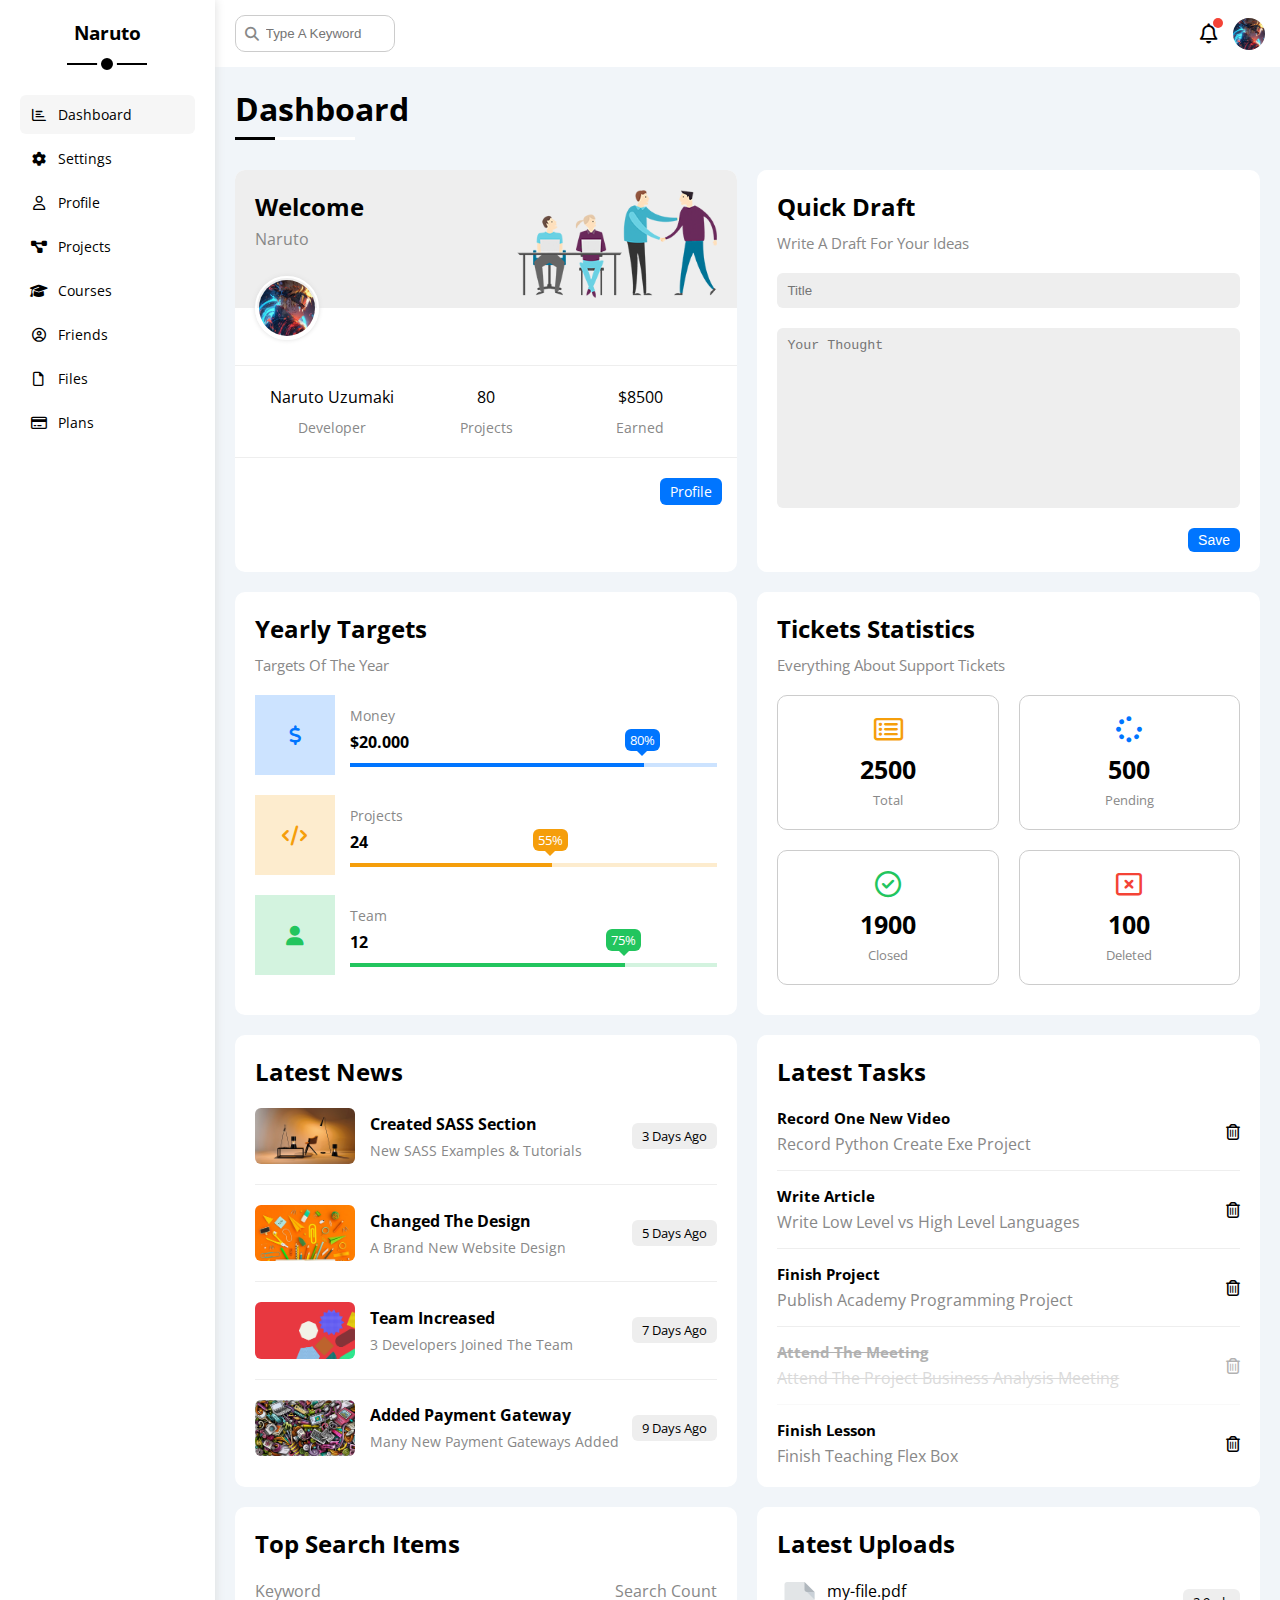
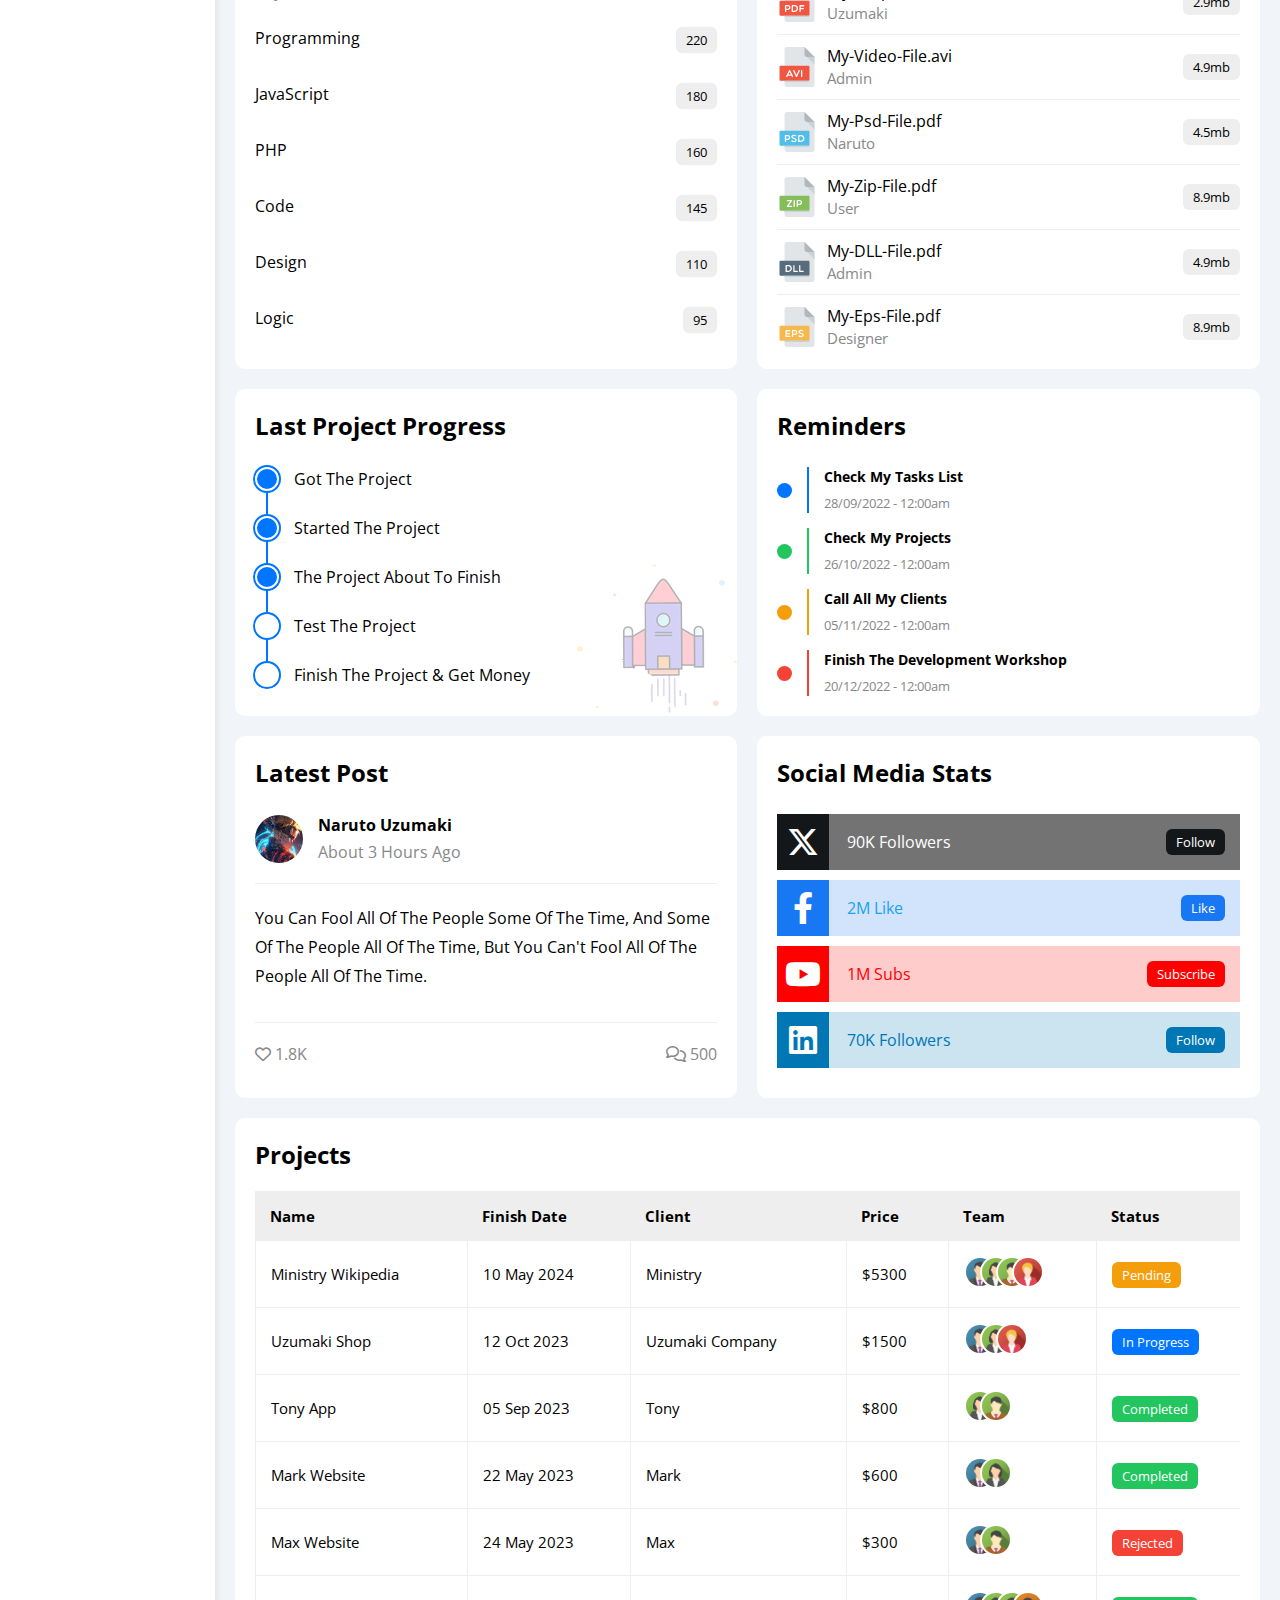
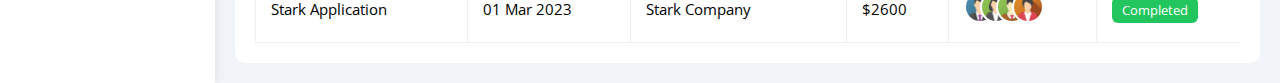
<file: index.html>
<!DOCTYPE html>
<html lang="en">

<head>
    <meta charset="UTF-8" />
    <meta http-equiv="X-UA-Compatible" content="IE=edge" />
    <meta name="viewport" content="width=device-width, initial-scale=1.0" />
    <title>Dashboard</title>
    <link rel="stylesheet" href="css/all.min.css" />
    <link rel="stylesheet" href="css/framework.css" />
    <link rel="stylesheet" href="css/master.css" />
    <link rel="preconnect" href="https://fonts.googleapis.com" />
    <link rel="preconnect" href="https://fonts.gstatic.com" crossorigin />
    <link href="https://fonts.googleapis.com/css2?family=Open+Sans:wght@300;500&#038;display=swap" rel="stylesheet" />
</head>

<body>
    <div class="page d-flex">
        <div class="sidebar bg-white p-20 p-relative">
            <h3 class="p-relative txt-c mt-0">Naruto</h3>
            <ul>
                <li>
                    <a class="active d-flex align-center fs-14 c-black rad-6 p-10" href="index.html">
                        <i class="fa-regular fa-chart-bar fa-fw"></i>
                        <span>Dashboard</span>
                    </a>
                </li>
                <li>
                    <a class="d-flex align-center fs-14 c-black rad-6 p-10" href="settings.html">
                        <i class="fa-solid fa-gear fa-fw"></i>
                        <span>Settings</span>
                    </a>
                </li>
                <li>
                    <a class="d-flex align-center fs-14 c-black rad-6 p-10" href="profile.html">
                        <i class="fa-regular fa-user fa-fw"></i>
                        <span>Profile</span>
                    </a>
                </li>
                <li>
                    <a class="d-flex align-center fs-14 c-black rad-6 p-10" href="projects.html">
                        <i class="fa-solid fa-diagram-project fa-fw"></i>
                        <span>Projects</span>
                    </a>
                </li>
                <li>
                    <a class="d-flex align-center fs-14 c-black rad-6 p-10" href="courses.html">
                        <i class="fa-solid fa-graduation-cap fa-fw"></i>
                        <span>Courses</span>
                    </a>
                </li>
                <li>
                    <a class="d-flex align-center fs-14 c-black rad-6 p-10" href="friends.html">
                        <i class="fa-regular fa-circle-user fa-fw"></i>
                        <span>Friends</span>
                    </a>
                </li>
                <li>
                    <a class="d-flex align-center fs-14 c-black rad-6 p-10" href="files.html">
                        <i class="fa-regular fa-file fa-fw"></i>
                        <span>Files</span>
                    </a>
                </li>
                <li>
                    <a class="d-flex align-center fs-14 c-black rad-6 p-10" href="plans.html">
                        <i class="fa-regular fa-credit-card fa-fw"></i>
                        <span>Plans</span>
                    </a>
                </li>
            </ul>
        </div>
        <div class="content w-full">
            <!-- Start Head -->
            <div class="head bg-white p-15 between-flex">
                <div class="search p-relative">
                    <input class="p-10" type="search" placeholder="Type A Keyword" />
                </div>
                <div class="icons d-flex align-center">
                    <span class="notification p-relative">
                        <i class="fa-regular fa-bell fa-lg"></i>
                    </span>
                    <img class="rad-half" decoding="async" src="imgs/naruto.jpg" alt="" />
                </div>
            </div>
            <!-- End Head -->
            <h1 class="p-relative">Dashboard</h1>
            <div class="wrapper d-grid gap-20">
                <!-- Start Welcome Widget -->
                <div class="welcome bg-white rad-10 txt-c-mobile block-mobile">
                    <div class="intro p-20 d-flex space-between bg-eee">
                        <div>
                            <h2 class="m-0">Welcome</h2>
                            <p class="c-grey mt-5">Naruto</p>
                        </div>
                        <img decoding="async" class="hide-mobile" src="imgs/welcome.png" alt="" />
                    </div>
                    <img decoding="async" src="imgs/naruto.jpg" alt="" class="avatar" />
                    <div class="body txt-c d-flex p-20 mt-20 mb-20 block-mobile">
                        <div>Naruto Uzumaki <span class="d-block c-grey fs-14 mt-10">Developer</span></div>
                        <div>80 <span class="d-block c-grey fs-14 mt-10">Projects</span></div>
                        <div>$8500 <span class="d-block c-grey fs-14 mt-10">Earned</span></div>
                    </div>
                    <a href="profile.html" class="visit d-block fs-14 bg-blue c-white w-fit btn-shape">Profile</a>
                </div>
                <!-- End Welcome Widget -->
                <!-- Start Quick Draft Widget -->
                <div class="quick-draft p-20 bg-white rad-10">
                    <h2 class="mt-0 mb-10">Quick Draft</h2>
                    <p class="mt-0 mb-20 c-grey fs-15">Write A Draft For Your Ideas</p>
                    <form>
                        <input class="d-block mb-20 w-full p-10 b-none bg-eee rad-6" type="text" placeholder="Title" />
                        <textarea class="d-block mb-20 w-full p-10 b-none bg-eee rad-6"
                            placeholder="Your Thought"></textarea>
                        <input class="save d-block fs-14 bg-blue c-white b-none w-fit btn-shape" type="submit"
                            value="Save" />
                    </form>
                </div>
                <!-- End Quick Draft Widget -->
                <!-- Start Targets Widget -->
                <div class="targets p-20 bg-white rad-10">
                    <h2 class="mt-0 mb-10">Yearly Targets</h2>
                    <p class="mt-0 mb-20 c-grey fs-15">Targets Of The Year</p>
                    <div class="target-row mb-20 blue center-flex">
                        <div class="icon center-flex">
                            <i class="fa-solid fa-dollar-sign fa-lg c-blue"></i>
                        </div>
                        <div class="details">
                            <span class="fs-14 c-grey">Money</span>
                            <span class="d-block mt-5 mb-10 fw-bold">$20.000</span>
                            <div class="progress p-relative">
                                <span class="bg-blue blue" style="width: 80%">
                                    <span class="bg-blue">80%</span>
                                </span>
                            </div>
                        </div>
                    </div>
                    <div class="target-row mb-20 center-flex orange">
                        <div class="icon center-flex">
                            <i class="fa-solid fa-code fa-lg c-orange"></i>
                        </div>
                        <div class="details">
                            <span class="fs-14 c-grey">Projects</span>
                            <span class="d-block mt-5 mb-10 fw-bold">24</span>
                            <div class="progress p-relative">
                                <span class="bg-orange orange" style="width: 55%">
                                    <span class="bg-orange">55%</span>
                                </span>
                            </div>
                        </div>
                    </div>
                    <div class="target-row mb-20 center-flex green">
                        <div class="icon center-flex">
                            <i class="fa-solid fa-user fa-lg c-green"></i>
                        </div>
                        <div class="details">
                            <span class="fs-14 c-grey">Team</span>
                            <span class="d-block mt-5 mb-10 fw-bold">12</span>
                            <div class="progress p-relative">
                                <span class="bg-green green" style="width: 75%">
                                    <span class="bg-green">75%</span>
                                </span>
                            </div>
                        </div>
                    </div>
                </div>
                <!-- End Targets Widget -->
                <!-- Start Ticket Widget -->
                <div class="tickets p-20 bg-white rad-10">
                    <h2 class="mt-0 mb-10">Tickets Statistics</h2>
                    <p class="mt-0 mb-20 c-grey fs-15">Everything About Support Tickets</p>
                    <div class="d-flex txt-c gap-20 f-wrap">
                        <div class="box p-20 rad-10 fs-13 c-grey">
                            <i class="fa-regular fa-rectangle-list fa-2x mb-10 c-orange"></i>
                            <span class="d-block c-black fw-bold fs-25 mb-5">2500</span>
                            Total
                        </div>
                        <div class="box p-20 rad-10 fs-13 c-grey">
                            <i class="fa-solid fa-spinner fa-2x mb-10 c-blue"></i>
                            <span class="d-block c-black fw-bold fs-25 mb-5">500</span>
                            Pending
                        </div>
                        <div class="box p-20 rad-10 fs-13 c-grey">
                            <i class="fa-regular fa-circle-check fa-2x mb-10 c-green"></i>
                            <span class="d-block c-black fw-bold fs-25 mb-5">1900</span>
                            Closed
                        </div>
                        <div class="box p-20 rad-10 fs-13 c-grey">
                            <i class="fa-regular fa-rectangle-xmark fa-2x mb-10 c-red"></i>
                            <span class="d-block c-black fw-bold fs-25 mb-5">100</span>
                            Deleted
                        </div>
                    </div>
                </div>
                <!-- End Ticket Widget -->
                <!-- Start Latest News Widget -->
                <div class="latest-news p-20 bg-white rad-10 txt-c-mobile">
                    <h2 class="mt-0 mb-20">Latest News</h2>
                    <div class="news-row d-flex align-center">
                        <img decoding="async" src="imgs/news-01.png" alt="" />
                        <div class="info">
                            <h3>Created SASS Section</h3>
                            <p class="m-0 fs-14 c-grey">New SASS Examples & Tutorials</p>
                        </div>
                        <div class="btn-shape bg-eee fs-13 label">3 Days Ago</div>
                    </div>
                    <div class="news-row d-flex align-center">
                        <img decoding="async" src="imgs/news-02.png" alt="" />
                        <div class="info">
                            <h3>Changed The Design</h3>
                            <p class="m-0 fs-14 c-grey">A Brand New Website Design</p>
                        </div>
                        <div class="btn-shape bg-eee fs-13 label">5 Days Ago</div>
                    </div>
                    <div class="news-row d-flex align-center">
                        <img decoding="async" src="imgs/news-03.png" alt="" />
                        <div class="info">
                            <h3>Team Increased</h3>
                            <p class="m-0 fs-14 c-grey">3 Developers Joined The Team</p>
                        </div>
                        <div class="btn-shape bg-eee fs-13 label">7 Days Ago</div>
                    </div>
                    <div class="news-row d-flex align-center">
                        <img decoding="async" src="imgs/news-04.png" alt="" />
                        <div class="info">
                            <h3>Added Payment Gateway</h3>
                            <p class="m-0 fs-14 c-grey">Many New Payment Gateways Added</p>
                        </div>
                        <div class="btn-shape bg-eee fs-13 label">9 Days Ago</div>
                    </div>
                </div>
                <!-- End Latest News Widget -->
                <!-- Start Tasks Widget -->
                <div class="tasks p-20 bg-white rad-10">
                    <h2 class="mt-0 mb-20">Latest Tasks</h2>
                    <div class="task-row between-flex">
                        <div class="info">
                            <h3 class="mt-0 mb-5 fs-15">Record One New Video</h3>
                            <p class="m-0 c-grey">Record Python Create Exe Project</p>
                        </div>
                        <i class="fa-regular fa-trash-can delete"></i>
                    </div>
                    <div class="task-row between-flex">
                        <div class="info">
                            <h3 class="mt-0 mb-5 fs-15">Write Article</h3>
                            <p class="m-0 c-grey">Write Low Level vs High Level Languages</p>
                        </div>
                        <i class="fa-regular fa-trash-can delete"></i>
                    </div>
                    <div class="task-row between-flex">
                        <div class="info">
                            <h3 class="mt-0 mb-5 fs-15">Finish Project</h3>
                            <p class="m-0 c-grey">Publish Academy Programming Project</p>
                        </div>
                        <i class="fa-regular fa-trash-can delete"></i>
                    </div>
                    <div class="task-row between-flex done">
                        <div class="info">
                            <h3 class="mt-0 mb-5 fs-15">Attend The Meeting</h3>
                            <p class="m-0 c-grey">Attend The Project Business Analysis Meeting</p>
                        </div>
                        <i class="fa-regular fa-trash-can delete"></i>
                    </div>
                    <div class="task-row between-flex">
                        <div class="info">
                            <h3 class="mt-0 mb-5 fs-15">Finish Lesson</h3>
                            <p class="m-0 c-grey">Finish Teaching Flex Box</p>
                        </div>
                        <i class="fa-regular fa-trash-can delete"></i>
                    </div>
                </div>
                <!-- End Tasks Widget -->
                <!-- Start Top Search Word Widget -->
                <div class="search-items p-20 bg-white rad-10">
                    <h2 class="mt-0 mb-20">Top Search Items</h2>
                    <div class="items-head d-flex space-between c-grey mb-10">
                        <div>Keyword</div>
                        <div>Search Count</div>
                    </div>
                    <div class="items d-flex space-between pt-15 pb-15">
                        <span>Programming</span>
                        <span class="bg-eee fs-13 btn-shape">220</span>
                    </div>
                    <div class="items d-flex space-between pt-15 pb-15">
                        <span>JavaScript</span>
                        <span class="bg-eee btn-shape fs-13">180</span>
                    </div>
                    <div class="items d-flex space-between pt-15 pb-15">
                        <span>PHP</span>
                        <span class="bg-eee btn-shape fs-13">160</span>
                    </div>
                    <div class="items d-flex space-between pt-15 pb-15">
                        <span>Code</span>
                        <span class="bg-eee btn-shape fs-13">145</span>
                    </div>
                    <div class="items d-flex space-between pt-15 pb-15">
                        <span>Design</span>
                        <span class="bg-eee btn-shape fs-13">110</span>
                    </div>
                    <div class="items d-flex space-between pt-15 pb-15">
                        <span>Logic</span>
                        <span class="bg-eee btn-shape fs-13">95</span>
                    </div>
                </div>
                <!-- End Top Search Word Widget -->
                <!-- Start Latest Uploads Widget -->
                <div class="latest-uploads p-20 bg-white rad-10">
                    <h2 class="mt-0 mb-20">Latest Uploads</h2>
                    <ul class="m-0">
                        <li class="between-flex pb-10 mb-10">
                            <div class="d-flex align-center">
                                <img decoding="async" class="mr-10" src="imgs/pdf.svg" alt="" />
                                <div>
                                    <span class="d-block">my-file.pdf</span>
                                    <span class="fs-15 c-grey">Uzumaki</span>
                                </div>
                            </div>
                            <div class="bg-eee btn-shape fs-13">2.9mb</div>
                        </li>
                        <li class="between-flex pb-10 mb-10">
                            <div class="d-flex align-center">
                                <img decoding="async" class="mr-10" src="imgs/avi.svg" alt="" />
                                <div>
                                    <span class="d-block">My-Video-File.avi</span>
                                    <span class="fs-15 c-grey">Admin</span>
                                </div>
                            </div>
                            <div class="bg-eee btn-shape fs-13">4.9mb</div>
                        </li>
                        <li class="between-flex pb-10 mb-10">
                            <div class="d-flex align-center">
                                <img decoding="async" class="mr-10" src="imgs/psd.svg" alt="" />
                                <div>
                                    <span class="d-block">My-Psd-File.pdf</span>
                                    <span class="fs-15 c-grey">Naruto</span>
                                </div>
                            </div>
                            <div class="bg-eee btn-shape fs-13">4.5mb</div>
                        </li>
                        <li class="between-flex pb-10 mb-10">
                            <div class="d-flex align-center">
                                <img decoding="async" class="mr-10" src="imgs/zip.svg" alt="" />
                                <div>
                                    <span class="d-block">My-Zip-File.pdf</span>
                                    <span class="fs-15 c-grey">User</span>
                                </div>
                            </div>
                            <div class="bg-eee btn-shape fs-13">8.9mb</div>
                        </li>
                        <li class="between-flex pb-10 mb-10">
                            <div class="d-flex align-center">
                                <img decoding="async" class="mr-10" src="imgs/dll.svg" alt="" />
                                <div>
                                    <span class="d-block">My-DLL-File.pdf</span>
                                    <span class="fs-15 c-grey">Admin</span>
                                </div>
                            </div>
                            <div class="bg-eee btn-shape fs-13">4.9mb</div>
                        </li>
                        <li class="between-flex">
                            <div class="d-flex align-center">
                                <img decoding="async" class="mr-10" src="imgs/eps.svg" alt="" />
                                <div>
                                    <span class="d-block">My-Eps-File.pdf</span>
                                    <span class="fs-15 c-grey">Designer</span>
                                </div>
                            </div>
                            <div class="bg-eee btn-shape fs-13">8.9mb</div>
                        </li>
                    </ul>
                </div>
                <!-- End Latest Uploads Widget -->
                <!-- Start Last Project Progress Widget -->
                <div class="last-project p-20 bg-white rad-10 p-relative">
                    <h2 class="mt-0 mb-20">Last Project Progress</h2>
                    <ul class="m-0 p-relative">
                        <li class="mt-25 d-flex align-center done">Got The Project</li>
                        <li class="mt-25 d-flex align-center done">Started The Project</li>
                        <li class="mt-25 d-flex align-center done">The Project About To Finish</li>
                        <li class="mt-25 d-flex align-center current">Test The Project</li>
                        <li class="mt-25 d-flex align-center">Finish The Project & Get Money</li>
                    </ul>
                    <img decoding="async" class="launch-icon hide-mobile" src="imgs/project.png" alt="" />
                </div>
                <!-- End Last Project Progress Widget -->
                <!-- Start Reminders Widget -->
                <div class="reminders p-20 bg-white rad-10 p-relative">
                    <h2 class="mt-0 mb-25">Reminders</h2>
                    <ul class="m-0">
                        <li class="d-flex align-center mt-15">
                            <span class="key bg-blue mr-15 d-block rad-half"></span>
                            <div class="pl-15 blue">
                                <p class="fs-14 fw-bold mt-0 mb-5">Check My Tasks List</p>
                                <span class="fs-13 c-grey">28/09/2022 - 12:00am</span>
                            </div>
                        </li>
                        <li class="d-flex align-center mt-15">
                            <span class="key bg-green mr-15 d-block rad-half"></span>
                            <div class="pl-15 green">
                                <p class="fs-14 fw-bold mt-0 mb-5">Check My Projects</p>
                                <span class="fs-13 c-grey">26/10/2022 - 12:00am</span>
                            </div>
                        </li>
                        <li class="d-flex align-center mt-15">
                            <span class="key bg-orange mr-15 d-block rad-half"></span>
                            <div class="pl-15 orange">
                                <p class="fs-14 fw-bold mt-0 mb-5">Call All My Clients</p>
                                <span class="fs-13 c-grey">05/11/2022 - 12:00am</span>
                            </div>
                        </li>
                        <li class="d-flex align-center mt-15">
                            <span class="key bg-red mr-15 d-block rad-half"></span>
                            <div class="pl-15 red">
                                <p class="fs-14 fw-bold mt-0 mb-5">Finish The Development Workshop</p>
                                <span class="fs-13 c-grey">20/12/2022 - 12:00am</span>
                            </div>
                        </li>
                    </ul>
                </div>
                <!-- End Reminders Widget -->
                <!-- Start Latest Post Widget -->
                <div class="latest-post p-20 bg-white rad-10 p-relative">
                    <h2 class="mt-0 mb-25">Latest Post</h2>
                    <div class="top d-flex align-center">
                        <img decoding="async" class="avatar mr-15 rad-half" src="imgs/naruto.jpg" alt="" />
                        <div class="info">
                            <span class="d-block mb-5 fw-bold">Naruto Uzumaki</span>
                            <span class="c-grey">About 3 Hours Ago</span>
                        </div>
                    </div>
                    <div class="post-content txt-c-mobile pt-20 pb-20 mt-20 mb-20">
                        You can fool all of the people some of the time, and some of the people all of the time, but you
                        can't
                        fool all of the people all of the time.
                    </div>
                    <div class="post-stats between-flex c-grey">
                        <div>
                            <i class="fa-regular fa-heart"></i>
                            <span>1.8K</span>
                        </div>
                        <div>
                            <i class="fa-regular fa-comments"></i>
                            <span>500</span>
                        </div>
                    </div>
                </div>
                <!-- End Latest Post Widget -->
                <!-- Start Social Media Stats Widget -->
                <div class="social-media p-20 bg-white rad-10 p-relative">
                    <h2 class="mt-0 mb-25">Social Media Stats</h2>
                    <div class="box twitter p-15 p-relative mb-10 between-flex">
                        <i class="fa-brands fa-x-twitter fa-2x c-white h-full center-flex"></i>
                        <span>90K Followers</span>
                        <a class="fs-13 c-white btn-shape" href="#">Follow</a>
                    </div>
                    <div class="box facebook p-15 p-relative mb-10 between-flex">
                        <i class="fa-brands fa-facebook-f fa-2x c-white h-full center-flex"></i>
                        <span>2M Like</span>
                        <a class="fs-13 c-white btn-shape" href="#">Like</a>
                    </div>
                    <div class="box youtube p-15 p-relative mb-10 between-flex">
                        <i class="fa-brands fa-youtube fa-2x c-white h-full center-flex"></i>
                        <span>1M Subs</span>
                        <a class="fs-13 c-white btn-shape" href="#">Subscribe</a>
                    </div>
                    <div class="box linkedin p-15 p-relative mb-10 between-flex">
                        <i class="fa-brands fa-linkedin fa-2x c-white h-full center-flex"></i>
                        <span>70K Followers</span>
                        <a class="fs-13 c-white btn-shape" href="#">Follow</a>
                    </div>
                </div>
                <!-- Start Social Media Stats Widget -->
            </div>
            <!-- Start Projects Table -->
            <div class="projects p-20 bg-white rad-10 m-20">
                <h2 class="mt-0 mb-20">Projects</h2>
                <div class="responsive-table">
                    <table class="fs-15 w-full">
                        <thead>
                            <tr>
                                <td>Name</td>
                                <td>Finish Date</td>
                                <td>Client</td>
                                <td>Price</td>
                                <td>Team</td>
                                <td>Status</td>
                            </tr>
                        </thead>
                        <tbody>
                            <tr>
                                <td>Ministry Wikipedia</td>
                                <td>10 May 2024</td>
                                <td>Ministry</td>
                                <td>$5300</td>
                                <td>
                                    <img decoding="async" src="imgs/team-01.png" alt="" />
                                    <img decoding="async" src="imgs/team-02.png" alt="" />
                                    <img decoding="async" src="imgs/team-03.png" alt="" />
                                    <img decoding="async" src="imgs/team-05.png" alt="" />
                                </td>
                                <td>
                                    <span class="label btn-shape bg-orange c-white">Pending</span>
                                </td>
                            </tr>
                            <tr>
                                <td>Uzumaki Shop</td>
                                <td>12 Oct 2023</td>
                                <td>Uzumaki Company</td>
                                <td>$1500</td>
                                <td>
                                    <img decoding="async" src="imgs/team-01.png" alt="" />
                                    <img decoding="async" src="imgs/team-02.png" alt="" />
                                    <img decoding="async" src="imgs/team-05.png" alt="" />
                                </td>
                                <td><span class="label btn-shape bg-blue c-white">In Progress</span></td>
                            </tr>
                            <tr>
                                <td>Tony App</td>
                                <td>05 Sep 2023</td>
                                <td>Tony</td>
                                <td>$800</td>
                                <td>
                                    <img decoding="async" src="imgs/team-02.png" alt="" />
                                    <img decoding="async" src="imgs/team-03.png" alt="" />
                                </td>
                                <td><span class="label btn-shape bg-green c-white">Completed</span></td>
                            </tr>
                            <tr>
                                <td>Mark Website</td>
                                <td>22 May 2023</td>
                                <td>Mark</td>
                                <td>$600</td>
                                <td>
                                    <img decoding="async" src="imgs/team-01.png" alt="" />
                                    <img decoding="async" src="imgs/team-02.png" alt="" />
                                </td>
                                <td><span class="label btn-shape bg-green c-white">Completed</span></td>
                            </tr>
                            <tr>
                                <td>Max Website</td>
                                <td>24 May 2023</td>
                                <td>Max</td>
                                <td>$300</td>
                                <td>
                                    <img decoding="async" src="imgs/team-01.png" alt="" />
                                    <img decoding="async" src="imgs/team-03.png" alt="" />
                                </td>
                                <td><span class="label btn-shape bg-red c-white">Rejected</span></td>
                            </tr>
                            <tr>
                                <td>Stark Application</td>
                                <td>01 Mar 2023</td>
                                <td>Stark Company</td>
                                <td>$2600</td>
                                <td>
                                    <img decoding="async" src="imgs/team-01.png" alt="" />
                                    <img decoding="async" src="imgs/team-02.png" alt="" />
                                    <img decoding="async" src="imgs/team-03.png" alt="" />
                                    <img decoding="async" src="imgs/team-04.png" alt="" />
                                </td>
                                <td><span class="label btn-shape bg-green c-white">Completed</span></td>
                            </tr>
                        </tbody>
                    </table>
                </div>
            </div>
            <!-- End Projects Table -->
        </div>
    </div>
</body>

</html>
</file>
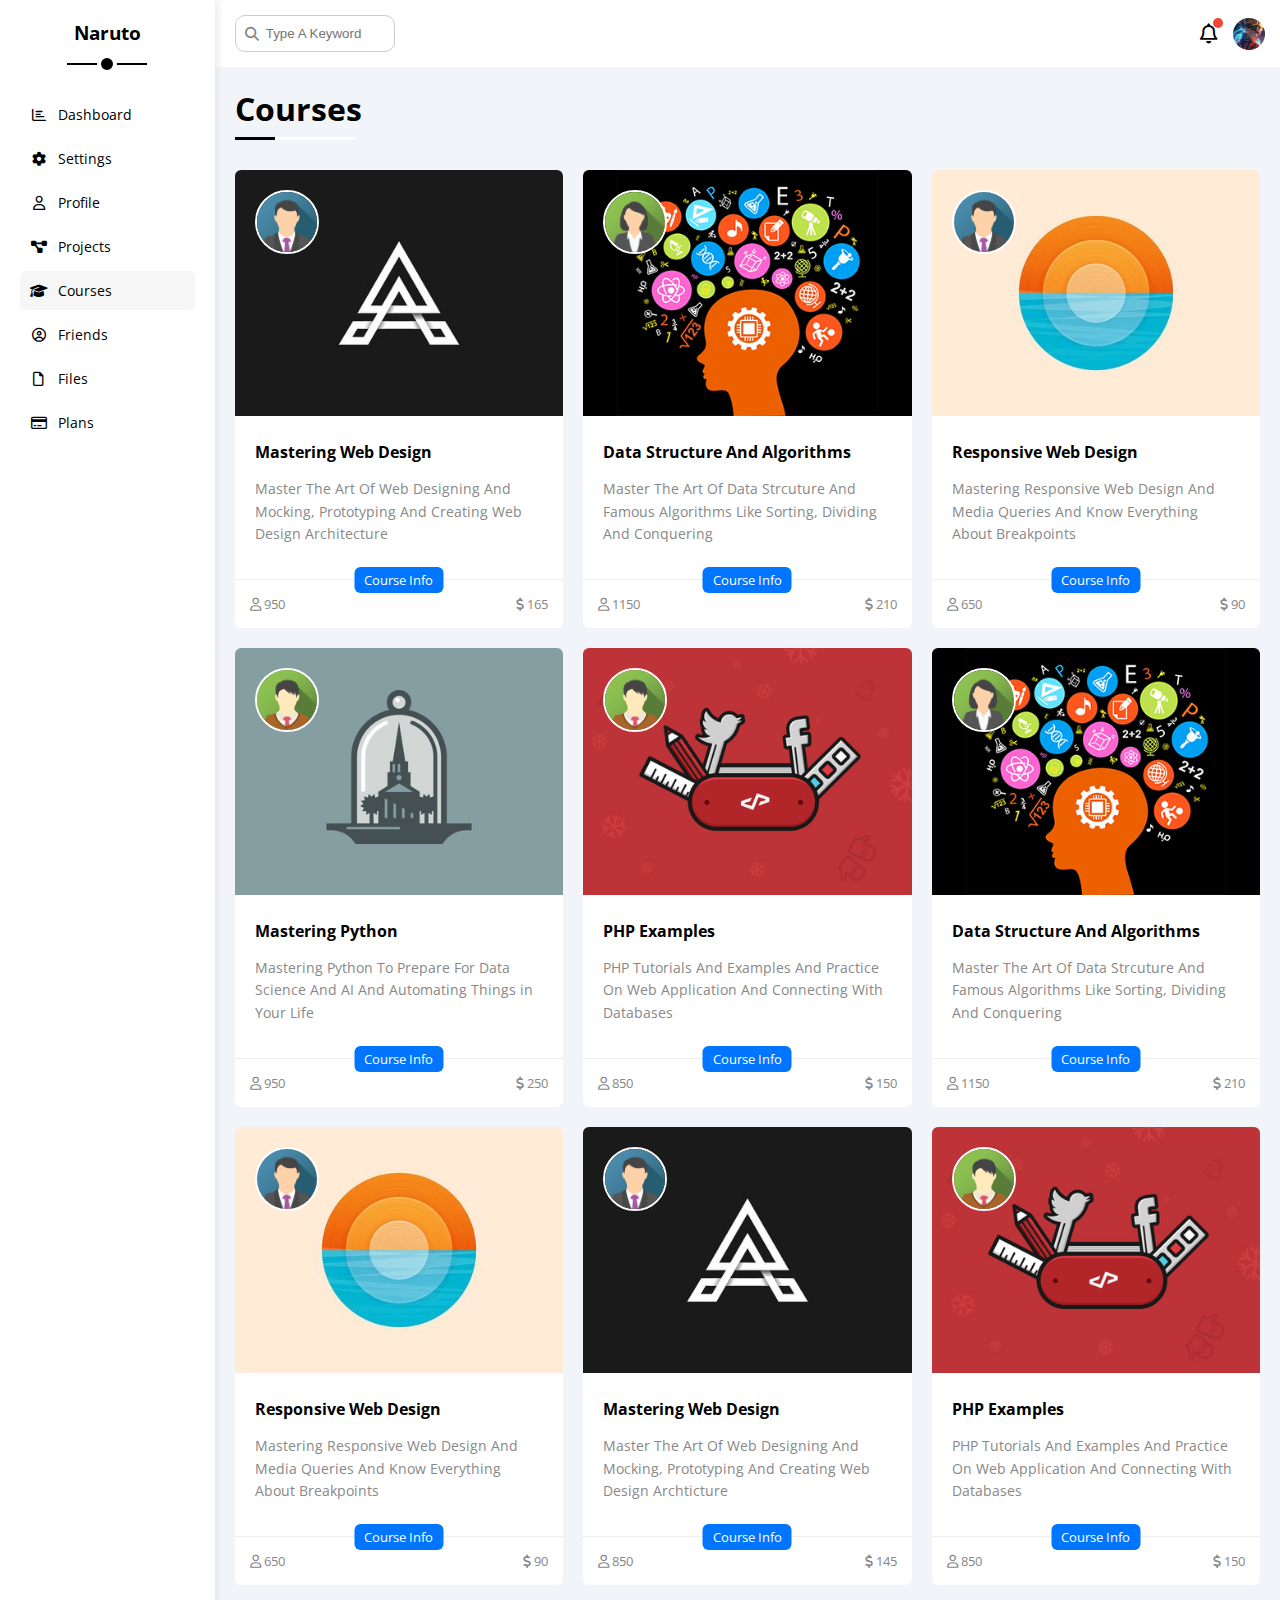
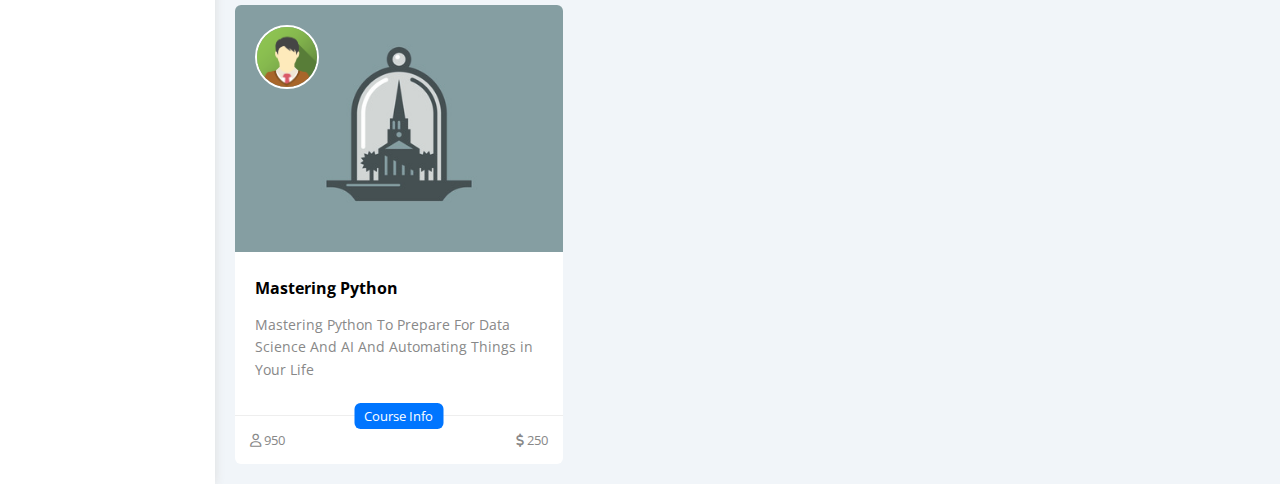
<file: courses.html>
<!DOCTYPE html>
<html lang="en">

<head>
    <meta charset="UTF-8" />
    <meta http-equiv="X-UA-Compatible" content="IE=edge" />
    <meta name="viewport" content="width=device-width, initial-scale=1.0" />
    <title>Courses</title>
    <link rel="stylesheet" href="css/all.min.css" />
    <link rel="stylesheet" href="css/framework.css" />
    <link rel="stylesheet" href="css/master.css" />
    <link rel="preconnect" href="https://fonts.googleapis.com" />
    <link rel="preconnect" href="https://fonts.gstatic.com" crossorigin />
    <link href="https://fonts.googleapis.com/css2?family=Open+Sans:wght@300;500&#038;display=swap" rel="stylesheet" />
</head>

<body>
    <div class="page d-flex">
        <div class="sidebar bg-white p-20 p-relative">
            <h3 class="p-relative txt-c mt-0">Naruto</h3>
            <ul>
                <li>
                    <a class="d-flex align-center fs-14 c-black rad-6 p-10" href="index.html">
                        <i class="fa-regular fa-chart-bar fa-fw"></i>
                        <span>Dashboard</span>
                    </a>
                </li>
                <li>
                    <a class="d-flex align-center fs-14 c-black rad-6 p-10" href="settings.html">
                        <i class="fa-solid fa-gear fa-fw"></i>
                        <span>Settings</span>
                    </a>
                </li>
                <li>
                    <a class="d-flex align-center fs-14 c-black rad-6 p-10" href="profile.html">
                        <i class="fa-regular fa-user fa-fw"></i>
                        <span>Profile</span>
                    </a>
                </li>
                <li>
                    <a class="d-flex align-center fs-14 c-black rad-6 p-10" href="projects.html">
                        <i class="fa-solid fa-diagram-project fa-fw"></i>
                        <span>Projects</span>
                    </a>
                </li>
                <li>
                    <a class="active d-flex align-center fs-14 c-black rad-6 p-10" href="courses.html">
                        <i class="fa-solid fa-graduation-cap fa-fw"></i>
                        <span>Courses</span>
                    </a>
                </li>
                <li>
                    <a class="d-flex align-center fs-14 c-black rad-6 p-10" href="friends.html">
                        <i class="fa-regular fa-circle-user fa-fw"></i>
                        <span>Friends</span>
                    </a>
                </li>
                <li>
                    <a class="d-flex align-center fs-14 c-black rad-6 p-10" href="files.html">
                        <i class="fa-regular fa-file fa-fw"></i>
                        <span>Files</span>
                    </a>
                </li>
                <li>
                    <a class="d-flex align-center fs-14 c-black rad-6 p-10" href="plans.html">
                        <i class="fa-regular fa-credit-card fa-fw"></i>
                        <span>Plans</span>
                    </a>
                </li>
            </ul>
        </div>
        <div class="content w-full">
            <!-- Start Head -->
            <div class="head bg-white p-15 between-flex">
                <div class="search p-relative">
                    <input class="p-10" type="search" placeholder="Type A Keyword" />
                </div>
                <div class="icons d-flex align-center">
                    <span class="notification p-relative">
                        <i class="fa-regular fa-bell fa-lg"></i>
                    </span>
                    <img class="rad-half" decoding="async" src="imgs/naruto.jpg" alt="" />
                </div>
            </div>
            <!-- End Head -->
            <h1 class="p-relative">Courses</h1>
            <div class="courses-page d-grid m-20 gap-20">
                <div class="course bg-white rad-6 p-relative">
                    <img decoding="async" class="cover" src="imgs/course-01.jpg" alt="" />
                    <img decoding="async" class="instructor" src="imgs/team-01.png" alt="" />
                    <div class="p-20">
                        <h4 class="m-0">Mastering Web Design</h4>
                        <p class="description c-grey mt-15 fs-14">
                            Master The Art Of Web Designing And Mocking, Prototyping And Creating Web Design
                            Architecture
                        </p>
                    </div>
                    <div class="info p-15 p-relative between-flex">
                        <span class="title bg-blue c-white btn-shape">Course Info</span>
                        <span class="c-grey">
                            <i class="fa-regular fa-user"></i>
                            950
                        </span>
                        <span class="c-grey">
                            <i class="fa-solid fa-dollar-sign"></i>
                            165
                        </span>
                    </div>
                </div>
                <div class="course bg-white rad-6 p-relative">
                    <img decoding="async" class="cover" src="imgs/course-02.jpg" alt="" />
                    <img decoding="async" class="instructor" src="imgs/team-02.png" alt="" />
                    <div class="p-20">
                        <h4 class="m-0">Data Structure And Algorithms</h4>
                        <p class="description c-grey mt-15 fs-14">
                            Master The Art Of Data Strcuture And Famous Algorithms Like Sorting, Dividing And Conquering
                        </p>
                    </div>
                    <div class="info p-15 p-relative between-flex">
                        <span class="title bg-blue c-white btn-shape">Course Info</span>
                        <span class="c-grey"> <i class="fa-regular fa-user"></i> 1150</span>
                        <span class="c-grey"><i class="fa-solid fa-dollar-sign"></i> 210</span>
                    </div>
                </div>
                <div class="course bg-white rad-6 p-relative">
                    <img decoding="async" class="cover" src="imgs/course-03.jpg" alt="" />
                    <img decoding="async" class="instructor" src="imgs/team-01.png" alt="" />
                    <div class="p-20">
                        <h4 class="m-0">Responsive Web Design</h4>
                        <p class="description c-grey mt-15 fs-14">
                            Mastering Responsive Web Design And Media Queries And Know Everything About Breakpoints
                        </p>
                    </div>
                    <div class="info p-15 p-relative between-flex">
                        <span class="title bg-blue c-white btn-shape">Course Info</span>
                        <span class="c-grey"> <i class="fa-regular fa-user"></i> 650</span>
                        <span class="c-grey"><i class="fa-solid fa-dollar-sign"></i> 90</span>
                    </div>
                </div>
                <div class="course bg-white rad-6 p-relative">
                    <img decoding="async" class="cover" src="imgs/course-04.jpg" alt="" />
                    <img decoding="async" class="instructor" src="imgs/team-03.png" alt="" />
                    <div class="p-20">
                        <h4 class="m-0">Mastering Python</h4>
                        <p class="description c-grey mt-15 fs-14">
                            Mastering Python To Prepare For Data Science And AI And Automating Things in Your Life
                        </p>
                    </div>
                    <div class="info p-15 p-relative between-flex">
                        <span class="title bg-blue c-white btn-shape">Course Info</span>
                        <span class="c-grey"> <i class="fa-regular fa-user"></i> 950</span>
                        <span class="c-grey"><i class="fa-solid fa-dollar-sign"></i> 250</span>
                    </div>
                </div>
                <div class="course bg-white rad-6 p-relative">
                    <img decoding="async" class="cover" src="imgs/course-05.jpg" alt="" />
                    <img decoding="async" class="instructor" src="imgs/team-03.png" alt="" />
                    <div class="p-20">
                        <h4 class="m-0">PHP Examples</h4>
                        <p class="description c-grey mt-15 fs-14">
                            PHP Tutorials And Examples And Practice On Web Application And Connecting With Databases
                        </p>
                    </div>
                    <div class="info p-15 p-relative between-flex">
                        <span class="title bg-blue c-white btn-shape">Course Info</span>
                        <span class="c-grey"> <i class="fa-regular fa-user"></i> 850</span>
                        <span class="c-grey"><i class="fa-solid fa-dollar-sign"></i> 150</span>
                    </div>
                </div>
                <div class="course bg-white rad-6 p-relative">
                    <img decoding="async" class="cover" src="imgs/course-02.jpg" alt="" />
                    <img decoding="async" class="instructor" src="imgs/team-02.png" alt="" />
                    <div class="p-20">
                        <h4 class="m-0">Data Structure And Algorithms</h4>
                        <p class="description c-grey mt-15 fs-14">
                            Master The Art Of Data Strcuture And Famous Algorithms Like Sorting, Dividing And Conquering
                        </p>
                    </div>
                    <div class="info p-15 p-relative between-flex">
                        <span class="title bg-blue c-white btn-shape">Course Info</span>
                        <span class="c-grey"> <i class="fa-regular fa-user"></i> 1150</span>
                        <span class="c-grey"><i class="fa-solid fa-dollar-sign"></i> 210</span>
                    </div>
                </div>
                <div class="course bg-white rad-6 p-relative">
                    <img decoding="async" class="cover" src="imgs/course-03.jpg" alt="" />
                    <img decoding="async" class="instructor" src="imgs/team-01.png" alt="" />
                    <div class="p-20">
                        <h4 class="m-0">Responsive Web Design</h4>
                        <p class="description c-grey mt-15 fs-14">
                            Mastering Responsive Web Design And Media Queries And Know Everything About Breakpoints
                        </p>
                    </div>
                    <div class="info p-15 p-relative between-flex">
                        <span class="title bg-blue c-white btn-shape">Course Info</span>
                        <span class="c-grey"> <i class="fa-regular fa-user"></i> 650</span>
                        <span class="c-grey"><i class="fa-solid fa-dollar-sign"></i> 90</span>
                    </div>
                </div>
                <div class="course bg-white rad-6 p-relative">
                    <img decoding="async" class="cover" src="imgs/course-01.jpg" alt="" />
                    <img decoding="async" class="instructor" src="imgs/team-01.png" alt="" />
                    <div class="p-20">
                        <h4 class="m-0">Mastering Web Design</h4>
                        <p class="description c-grey mt-15 fs-14">
                            Master The Art Of Web Designing And Mocking, Prototyping And Creating Web Design Archticture
                        </p>
                    </div>
                    <div class="info p-15 p-relative between-flex">
                        <span class="title bg-blue c-white btn-shape">Course Info</span>
                        <span class="c-grey"> <i class="fa-regular fa-user"></i> 850</span>
                        <span class="c-grey"><i class="fa-solid fa-dollar-sign"></i> 145</span>
                    </div>
                </div>
                <div class="course bg-white rad-6 p-relative">
                    <img decoding="async" class="cover" src="imgs/course-05.jpg" alt="" />
                    <img decoding="async" class="instructor" src="imgs/team-03.png" alt="" />
                    <div class="p-20">
                        <h4 class="m-0">PHP Examples</h4>
                        <p class="description c-grey mt-15 fs-14">
                            PHP Tutorials And Examples And Practice On Web Application And Connecting With Databases
                        </p>
                    </div>
                    <div class="info p-15 p-relative between-flex">
                        <span class="title bg-blue c-white btn-shape">Course Info</span>
                        <span class="c-grey"> <i class="fa-regular fa-user"></i> 850</span>
                        <span class="c-grey"><i class="fa-solid fa-dollar-sign"></i> 150</span>
                    </div>
                </div>
                <div class="course bg-white rad-6 p-relative">
                    <img decoding="async" class="cover" src="imgs/course-04.jpg" alt="" />
                    <img decoding="async" class="instructor" src="imgs/team-03.png" alt="" />
                    <div class="p-20">
                        <h4 class="m-0">Mastering Python</h4>
                        <p class="description c-grey mt-15 fs-14">
                            Mastering Python To Prepare For Data Science And AI And Automating Things in Your Life
                        </p>
                    </div>
                    <div class="info p-15 p-relative between-flex">
                        <span class="title bg-blue c-white btn-shape">Course Info</span>
                        <span class="c-grey"> <i class="fa-regular fa-user"></i> 950</span>
                        <span class="c-grey"><i class="fa-solid fa-dollar-sign"></i> 250</span>
                    </div>
                </div>
            </div>
        </div>
    </div>
</body>

</html>
</file>
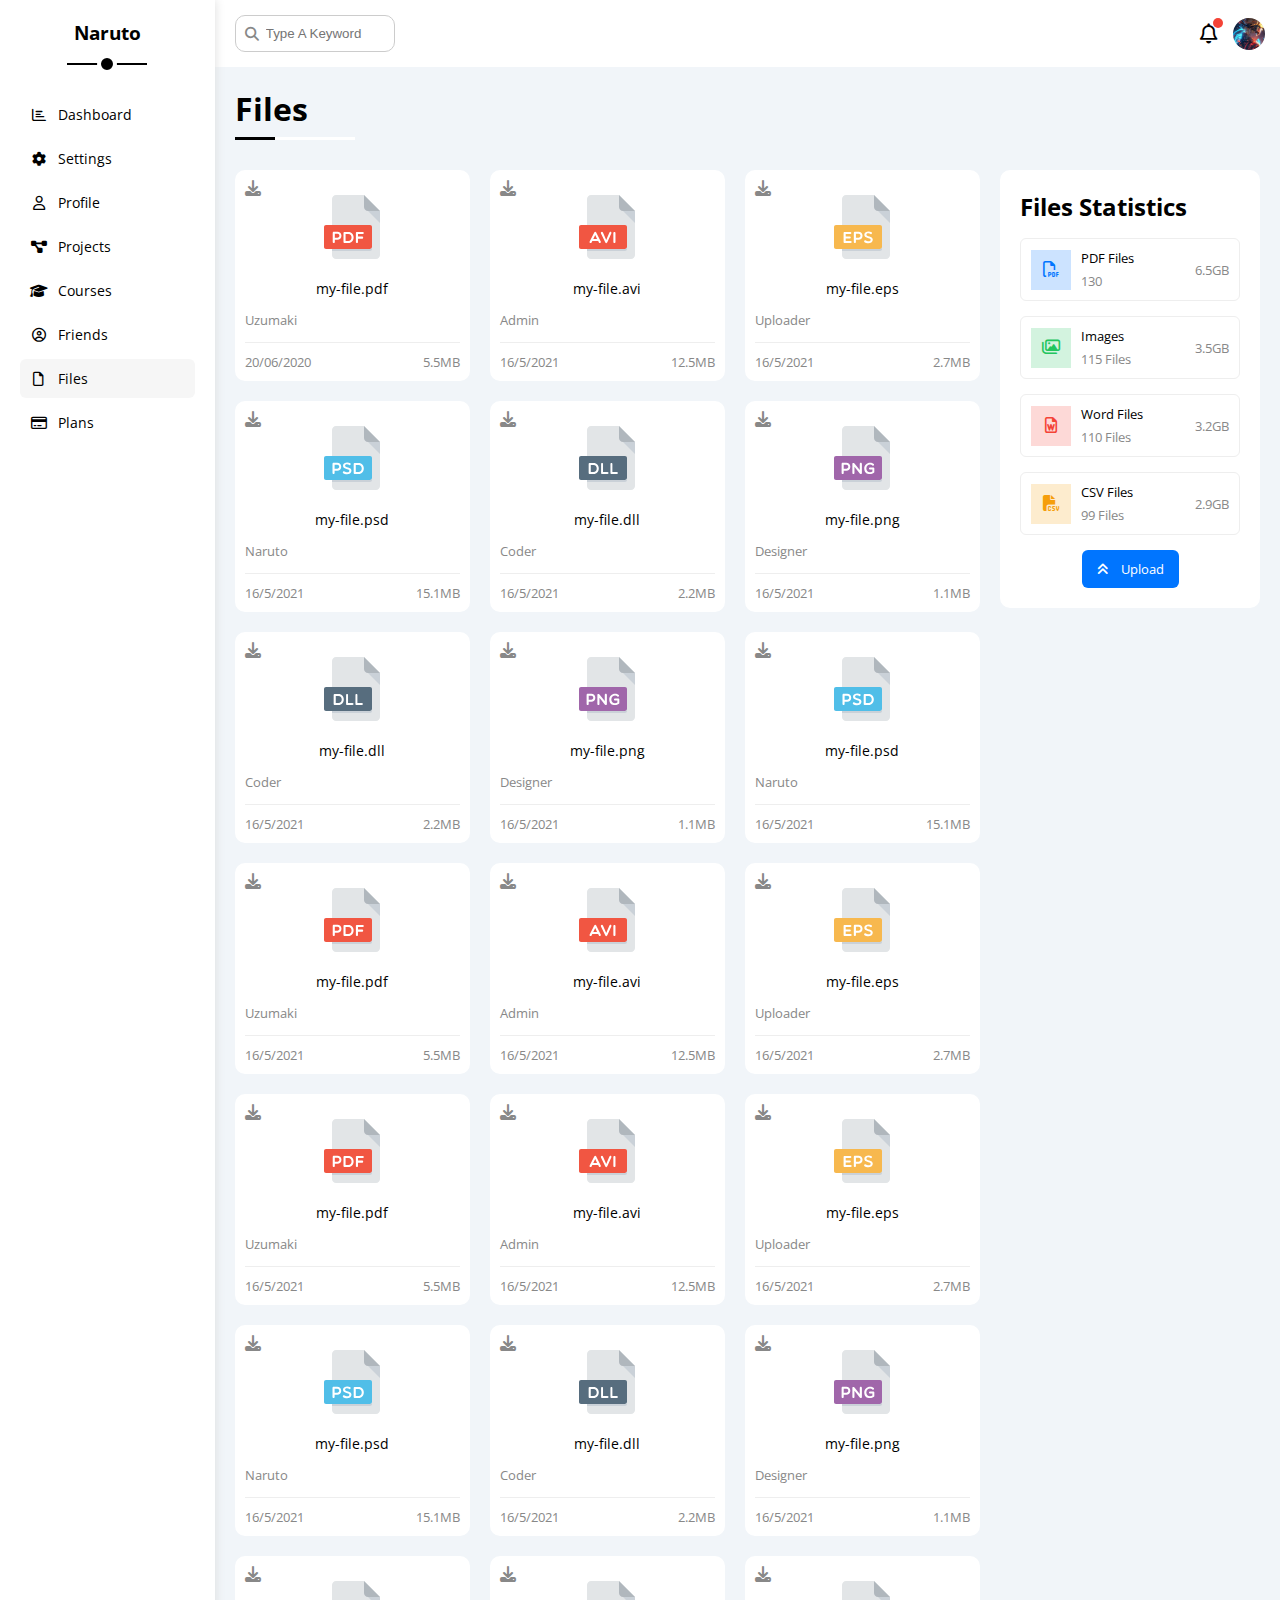
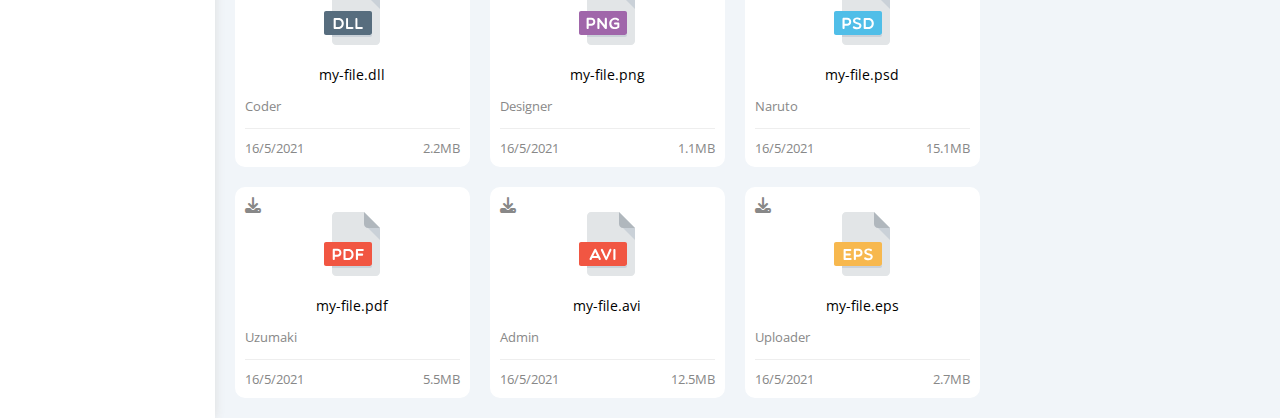
<file: files.html>
<!DOCTYPE html>
<html lang="en">

<head>
    <meta charset="UTF-8" />
    <meta http-equiv="X-UA-Compatible" content="IE=edge" />
    <meta name="viewport" content="width=device-width, initial-scale=1.0" />
    <title>Files</title>
    <link rel="stylesheet" href="css/all.min.css" />
    <link rel="stylesheet" href="css/framework.css" />
    <link rel="stylesheet" href="css/master.css" />
    <link rel="preconnect" href="https://fonts.googleapis.com" />
    <link rel="preconnect" href="https://fonts.gstatic.com" crossorigin />
    <link href="https://fonts.googleapis.com/css2?family=Open+Sans:wght@300;500&#038;display=swap" rel="stylesheet" />
</head>

<body>
    <div class="page d-flex">
        <div class="sidebar bg-white p-20 p-relative">
            <h3 class="p-relative txt-c mt-0">Naruto</h3>
            <ul>
                <li>
                    <a class="d-flex align-center fs-14 c-black rad-6 p-10" href="index.html">
                        <i class="fa-regular fa-chart-bar fa-fw"></i>
                        <span>Dashboard</span>
                    </a>
                </li>
                <li>
                    <a class="d-flex align-center fs-14 c-black rad-6 p-10" href="settings.html">
                        <i class="fa-solid fa-gear fa-fw"></i>
                        <span>Settings</span>
                    </a>
                </li>
                <li>
                    <a class="d-flex align-center fs-14 c-black rad-6 p-10" href="profile.html">
                        <i class="fa-regular fa-user fa-fw"></i>
                        <span>Profile</span>
                    </a>
                </li>
                <li>
                    <a class="d-flex align-center fs-14 c-black rad-6 p-10" href="projects.html">
                        <i class="fa-solid fa-diagram-project fa-fw"></i>
                        <span>Projects</span>
                    </a>
                </li>
                <li>
                    <a class="d-flex align-center fs-14 c-black rad-6 p-10" href="courses.html">
                        <i class="fa-solid fa-graduation-cap fa-fw"></i>
                        <span>Courses</span>
                    </a>
                </li>
                <li>
                    <a class="d-flex align-center fs-14 c-black rad-6 p-10" href="friends.html">
                        <i class="fa-regular fa-circle-user fa-fw"></i>
                        <span>Friends</span>
                    </a>
                </li>
                <li>
                    <a class="active d-flex align-center fs-14 c-black rad-6 p-10" href="files.html">
                        <i class="fa-regular fa-file fa-fw"></i>
                        <span>Files</span>
                    </a>
                </li>
                <li>
                    <a class="d-flex align-center fs-14 c-black rad-6 p-10" href="plans.html">
                        <i class="fa-regular fa-credit-card fa-fw"></i>
                        <span>Plans</span>
                    </a>
                </li>
            </ul>
        </div>
        <div class="content w-full">
            <!-- Start Head -->
            <div class="head bg-white p-15 between-flex">
                <div class="search p-relative">
                    <input class="p-10" type="search" placeholder="Type A Keyword" />
                </div>
                <div class="icons d-flex align-center">
                    <span class="notification p-relative">
                        <i class="fa-regular fa-bell fa-lg"></i>
                    </span>
                    <img class="rad-half" decoding="async" src="imgs/naruto.jpg" alt="" />
                </div>
            </div>
            <!-- End Head -->
            <h1 class="p-relative">Files</h1>
            <div class="files-page d-flex m-20 gap-20">
                <div class="files-stats p-20 bg-white rad-10">
                    <h2 class="mt-0 mb-15 txt-c-mobile">Files Statistics</h2>
                    <div class="d-flex align-center border-eee p-10 rad-6 mb-15 fs-13">
                        <i class="fa-regular fa-file-pdf fa-lg blue center-flex c-blue icon"></i>
                        <div class="info">
                            <span>PDF Files</span>
                            <span class="c-grey d-block mt-5">130</span>
                        </div>
                        <div class="size c-grey">6.5GB</div>
                    </div>
                    <div class="d-flex align-center border-eee p-10 rad-6 mb-15 fs-13">
                        <i class="fa-regular fa-images fa-lg green center-flex c-green icon"></i>
                        <div class="info">
                            <span>Images</span>
                            <span class="c-grey d-block mt-5">115 Files</span>
                        </div>
                        <div class="size c-grey">3.5GB</div>
                    </div>
                    <div class="d-flex align-center border-eee p-10 rad-6 mb-15 fs-13">
                        <i class="fa-regular fa-file-word fa-lg red center-flex c-red icon"></i>
                        <div class="info">
                            <span>Word Files</span>
                            <span class="c-grey d-block mt-5">110 Files</span>
                        </div>
                        <div class="size c-grey">3.2GB</div>
                    </div>
                    <div class="d-flex align-center border-eee p-10 rad-6 fs-13">
                        <i class="fa-solid fa-file-csv fa-lg orange center-flex c-orange icon"></i>
                        <div class="info">
                            <span>CSV Files</span>
                            <span class="c-grey d-block mt-5">99 Files</span>
                        </div>
                        <div class="size c-grey">2.9GB</div>
                    </div>
                    <a class="upload bg-blue c-white fs-13 rad-6 d-block w-fit" href="#">
                        <i class="fa-solid fa-angles-up mr-10"></i>
                        Upload
                    </a>
                </div>
                <div class="files-content d-grid gap-20">
                    <div class="file bg-white p-10 rad-10">
                        <i class="fa-solid fa-download c-grey p-absolute"></i>
                        <div class="icon txt-c">
                            <img decoding="async" class="mt-15 mb-15" src="imgs/pdf.svg" alt="" />
                        </div>
                        <div class="txt-c mb-10 fs-14">my-file.pdf</div>
                        <p class="c-grey fs-13">Uzumaki</p>
                        <div class="info between-flex mt-10 pt-10 fs-13 c-grey">
                            <span>20/06/2020</span>
                            <span>5.5MB</span>
                        </div>
                    </div>
                    <div class="file bg-white p-10 rad-10">
                        <i class="fa-solid fa-download c-grey p-absolute"></i>
                        <div class="icon txt-c">
                            <img decoding="async" class="mt-15 mb-15" src="imgs/avi.svg" alt="" />
                        </div>
                        <div class="txt-c mb-10 fs-14">my-file.avi</div>
                        <p class="c-grey fs-13">Admin</p>
                        <div class="info between-flex mt-10 pt-10 fs-13 c-grey">
                            <span>16/5/2021</span>
                            <span>12.5MB</span>
                        </div>
                    </div>
                    <div class="file bg-white p-10 rad-10">
                        <i class="fa-solid fa-download c-grey p-absolute"></i>
                        <div class="icon txt-c">
                            <img decoding="async" class="mt-15 mb-15" src="imgs/eps.svg" alt="" />
                        </div>
                        <div class="txt-c mb-10 fs-14">my-file.eps</div>
                        <p class="c-grey fs-13">Uploader</p>
                        <div class="info between-flex mt-10 pt-10 fs-13 c-grey">
                            <span>16/5/2021</span>
                            <span>2.7MB</span>
                        </div>
                    </div>
                    <div class="file bg-white p-10 rad-10">
                        <i class="fa-solid fa-download c-grey p-absolute"></i>
                        <div class="icon txt-c">
                            <img decoding="async" class="mt-15 mb-15" src="imgs/psd.svg" alt="" />
                        </div>
                        <div class="txt-c mb-10 fs-14">my-file.psd</div>
                        <p class="c-grey fs-13">Naruto</p>
                        <div class="info between-flex mt-10 pt-10 fs-13 c-grey">
                            <span>16/5/2021</span>
                            <span>15.1MB</span>
                        </div>
                    </div>
                    <div class="file bg-white p-10 rad-10">
                        <i class="fa-solid fa-download c-grey p-absolute"></i>
                        <div class="icon txt-c">
                            <img decoding="async" class="mt-15 mb-15" src="imgs/dll.svg" alt="" />
                        </div>
                        <div class="txt-c mb-10 fs-14">my-file.dll</div>
                        <p class="c-grey fs-13">Coder</p>
                        <div class="info between-flex mt-10 pt-10 fs-13 c-grey">
                            <span>16/5/2021</span>
                            <span>2.2MB</span>
                        </div>
                    </div>
                    <div class="file bg-white p-10 rad-10">
                        <i class="fa-solid fa-download c-grey p-absolute"></i>
                        <div class="icon txt-c">
                            <img decoding="async" class="mt-15 mb-15" src="imgs/png.svg" alt="" />
                        </div>
                        <div class="txt-c mb-10 fs-14">my-file.png</div>
                        <p class="c-grey fs-13">Designer</p>
                        <div class="info between-flex mt-10 pt-10 fs-13 c-grey">
                            <span>16/5/2021</span>
                            <span>1.1MB</span>
                        </div>
                    </div>
                    <div class="file bg-white p-10 rad-10">
                        <i class="fa-solid fa-download c-grey p-absolute"></i>
                        <div class="icon txt-c">
                            <img decoding="async" class="mt-15 mb-15" src="imgs/dll.svg" alt="" />
                        </div>
                        <div class="txt-c mb-10 fs-14">my-file.dll</div>
                        <p class="c-grey fs-13">Coder</p>
                        <div class="info between-flex mt-10 pt-10 fs-13 c-grey">
                            <span>16/5/2021</span>
                            <span>2.2MB</span>
                        </div>
                    </div>
                    <div class="file bg-white p-10 rad-10">
                        <i class="fa-solid fa-download c-grey p-absolute"></i>
                        <div class="icon txt-c">
                            <img decoding="async" class="mt-15 mb-15" src="imgs/png.svg" alt="" />
                        </div>
                        <div class="txt-c mb-10 fs-14">my-file.png</div>
                        <p class="c-grey fs-13">Designer</p>
                        <div class="info between-flex mt-10 pt-10 fs-13 c-grey">
                            <span>16/5/2021</span>
                            <span>1.1MB</span>
                        </div>
                    </div>
                    <div class="file bg-white p-10 rad-10">
                        <i class="fa-solid fa-download c-grey p-absolute"></i>
                        <div class="icon txt-c">
                            <img decoding="async" class="mt-15 mb-15" src="imgs/psd.svg" alt="" />
                        </div>
                        <div class="txt-c mb-10 fs-14">my-file.psd</div>
                        <p class="c-grey fs-13">Naruto</p>
                        <div class="info between-flex mt-10 pt-10 fs-13 c-grey">
                            <span>16/5/2021</span>
                            <span>15.1MB</span>
                        </div>
                    </div>
                    <div class="file bg-white p-10 rad-10">
                        <i class="fa-solid fa-download c-grey p-absolute"></i>
                        <div class="icon txt-c">
                            <img decoding="async" class="mt-15 mb-15" src="imgs/pdf.svg" alt="" />
                        </div>
                        <div class="txt-c mb-10 fs-14">my-file.pdf</div>
                        <p class="c-grey fs-13">Uzumaki</p>
                        <div class="info between-flex mt-10 pt-10 fs-13 c-grey">
                            <span>16/5/2021</span>
                            <span>5.5MB</span>
                        </div>
                    </div>
                    <div class="file bg-white p-10 rad-10">
                        <i class="fa-solid fa-download c-grey p-absolute"></i>
                        <div class="icon txt-c">
                            <img decoding="async" class="mt-15 mb-15" src="imgs/avi.svg" alt="" />
                        </div>
                        <div class="txt-c mb-10 fs-14">my-file.avi</div>
                        <p class="c-grey fs-13">Admin</p>
                        <div class="info between-flex mt-10 pt-10 fs-13 c-grey">
                            <span>16/5/2021</span>
                            <span>12.5MB</span>
                        </div>
                    </div>
                    <div class="file bg-white p-10 rad-10">
                        <i class="fa-solid fa-download c-grey p-absolute"></i>
                        <div class="icon txt-c">
                            <img decoding="async" class="mt-15 mb-15" src="imgs/eps.svg" alt="" />
                        </div>
                        <div class="txt-c mb-10 fs-14">my-file.eps</div>
                        <p class="c-grey fs-13">Uploader</p>
                        <div class="info between-flex mt-10 pt-10 fs-13 c-grey">
                            <span>16/5/2021</span>
                            <span>2.7MB</span>
                        </div>
                    </div>
                    <div class="file bg-white p-10 rad-10">
                        <i class="fa-solid fa-download c-grey p-absolute"></i>
                        <div class="icon txt-c">
                            <img decoding="async" class="mt-15 mb-15" src="imgs/pdf.svg" alt="" />
                        </div>
                        <div class="txt-c mb-10 fs-14">my-file.pdf</div>
                        <p class="c-grey fs-13">Uzumaki</p>
                        <div class="info between-flex mt-10 pt-10 fs-13 c-grey">
                            <span>16/5/2021</span>
                            <span>5.5MB</span>
                        </div>
                    </div>
                    <div class="file bg-white p-10 rad-10">
                        <i class="fa-solid fa-download c-grey p-absolute"></i>
                        <div class="icon txt-c">
                            <img decoding="async" class="mt-15 mb-15" src="imgs/avi.svg" alt="" />
                        </div>
                        <div class="txt-c mb-10 fs-14">my-file.avi</div>
                        <p class="c-grey fs-13">Admin</p>
                        <div class="info between-flex mt-10 pt-10 fs-13 c-grey">
                            <span>16/5/2021</span>
                            <span>12.5MB</span>
                        </div>
                    </div>
                    <div class="file bg-white p-10 rad-10">
                        <i class="fa-solid fa-download c-grey p-absolute"></i>
                        <div class="icon txt-c">
                            <img decoding="async" class="mt-15 mb-15" src="imgs/eps.svg" alt="" />
                        </div>
                        <div class="txt-c mb-10 fs-14">my-file.eps</div>
                        <p class="c-grey fs-13">Uploader</p>
                        <div class="info between-flex mt-10 pt-10 fs-13 c-grey">
                            <span>16/5/2021</span>
                            <span>2.7MB</span>
                        </div>
                    </div>
                    <div class="file bg-white p-10 rad-10">
                        <i class="fa-solid fa-download c-grey p-absolute"></i>
                        <div class="icon txt-c">
                            <img decoding="async" class="mt-15 mb-15" src="imgs/psd.svg" alt="" />
                        </div>
                        <div class="txt-c mb-10 fs-14">my-file.psd</div>
                        <p class="c-grey fs-13">Naruto</p>
                        <div class="info between-flex mt-10 pt-10 fs-13 c-grey">
                            <span>16/5/2021</span>
                            <span>15.1MB</span>
                        </div>
                    </div>
                    <div class="file bg-white p-10 rad-10">
                        <i class="fa-solid fa-download c-grey p-absolute"></i>
                        <div class="icon txt-c">
                            <img decoding="async" class="mt-15 mb-15" src="imgs/dll.svg" alt="" />
                        </div>
                        <div class="txt-c mb-10 fs-14">my-file.dll</div>
                        <p class="c-grey fs-13">Coder</p>
                        <div class="info between-flex mt-10 pt-10 fs-13 c-grey">
                            <span>16/5/2021</span>
                            <span>2.2MB</span>
                        </div>
                    </div>
                    <div class="file bg-white p-10 rad-10">
                        <i class="fa-solid fa-download c-grey p-absolute"></i>
                        <div class="icon txt-c">
                            <img decoding="async" class="mt-15 mb-15" src="imgs/png.svg" alt="" />
                        </div>
                        <div class="txt-c mb-10 fs-14">my-file.png</div>
                        <p class="c-grey fs-13">Designer</p>
                        <div class="info between-flex mt-10 pt-10 fs-13 c-grey">
                            <span>16/5/2021</span>
                            <span>1.1MB</span>
                        </div>
                    </div>
                    <div class="file bg-white p-10 rad-10">
                        <i class="fa-solid fa-download c-grey p-absolute"></i>
                        <div class="icon txt-c">
                            <img decoding="async" class="mt-15 mb-15" src="imgs/dll.svg" alt="" />
                        </div>
                        <div class="txt-c mb-10 fs-14">my-file.dll</div>
                        <p class="c-grey fs-13">Coder</p>
                        <div class="info between-flex mt-10 pt-10 fs-13 c-grey">
                            <span>16/5/2021</span>
                            <span>2.2MB</span>
                        </div>
                    </div>
                    <div class="file bg-white p-10 rad-10">
                        <i class="fa-solid fa-download c-grey p-absolute"></i>
                        <div class="icon txt-c">
                            <img decoding="async" class="mt-15 mb-15" src="imgs/png.svg" alt="" />
                        </div>
                        <div class="txt-c mb-10 fs-14">my-file.png</div>
                        <p class="c-grey fs-13">Designer</p>
                        <div class="info between-flex mt-10 pt-10 fs-13 c-grey">
                            <span>16/5/2021</span>
                            <span>1.1MB</span>
                        </div>
                    </div>
                    <div class="file bg-white p-10 rad-10">
                        <i class="fa-solid fa-download c-grey p-absolute"></i>
                        <div class="icon txt-c">
                            <img decoding="async" class="mt-15 mb-15" src="imgs/psd.svg" alt="" />
                        </div>
                        <div class="txt-c mb-10 fs-14">my-file.psd</div>
                        <p class="c-grey fs-13">Naruto</p>
                        <div class="info between-flex mt-10 pt-10 fs-13 c-grey">
                            <span>16/5/2021</span>
                            <span>15.1MB</span>
                        </div>
                    </div>
                    <div class="file bg-white p-10 rad-10">
                        <i class="fa-solid fa-download c-grey p-absolute"></i>
                        <div class="icon txt-c">
                            <img decoding="async" class="mt-15 mb-15" src="imgs/pdf.svg" alt="" />
                        </div>
                        <div class="txt-c mb-10 fs-14">my-file.pdf</div>
                        <p class="c-grey fs-13">Uzumaki</p>
                        <div class="info between-flex mt-10 pt-10 fs-13 c-grey">
                            <span>16/5/2021</span>
                            <span>5.5MB</span>
                        </div>
                    </div>
                    <div class="file bg-white p-10 rad-10">
                        <i class="fa-solid fa-download c-grey p-absolute"></i>
                        <div class="icon txt-c">
                            <img decoding="async" class="mt-15 mb-15" src="imgs/avi.svg" alt="" />
                        </div>
                        <div class="txt-c mb-10 fs-14">my-file.avi</div>
                        <p class="c-grey fs-13">Admin</p>
                        <div class="info between-flex mt-10 pt-10 fs-13 c-grey">
                            <span>16/5/2021</span>
                            <span>12.5MB</span>
                        </div>
                    </div>
                    <div class="file bg-white p-10 rad-10">
                        <i class="fa-solid fa-download c-grey p-absolute"></i>
                        <div class="icon txt-c">
                            <img decoding="async" class="mt-15 mb-15" src="imgs/eps.svg" alt="" />
                        </div>
                        <div class="txt-c mb-10 fs-14">my-file.eps</div>
                        <p class="c-grey fs-13">Uploader</p>
                        <div class="info between-flex mt-10 pt-10 fs-13 c-grey">
                            <span>16/5/2021</span>
                            <span>2.7MB</span>
                        </div>
                    </div>
                </div>
            </div>
        </div>
    </div>
</body>

</html>
</file>
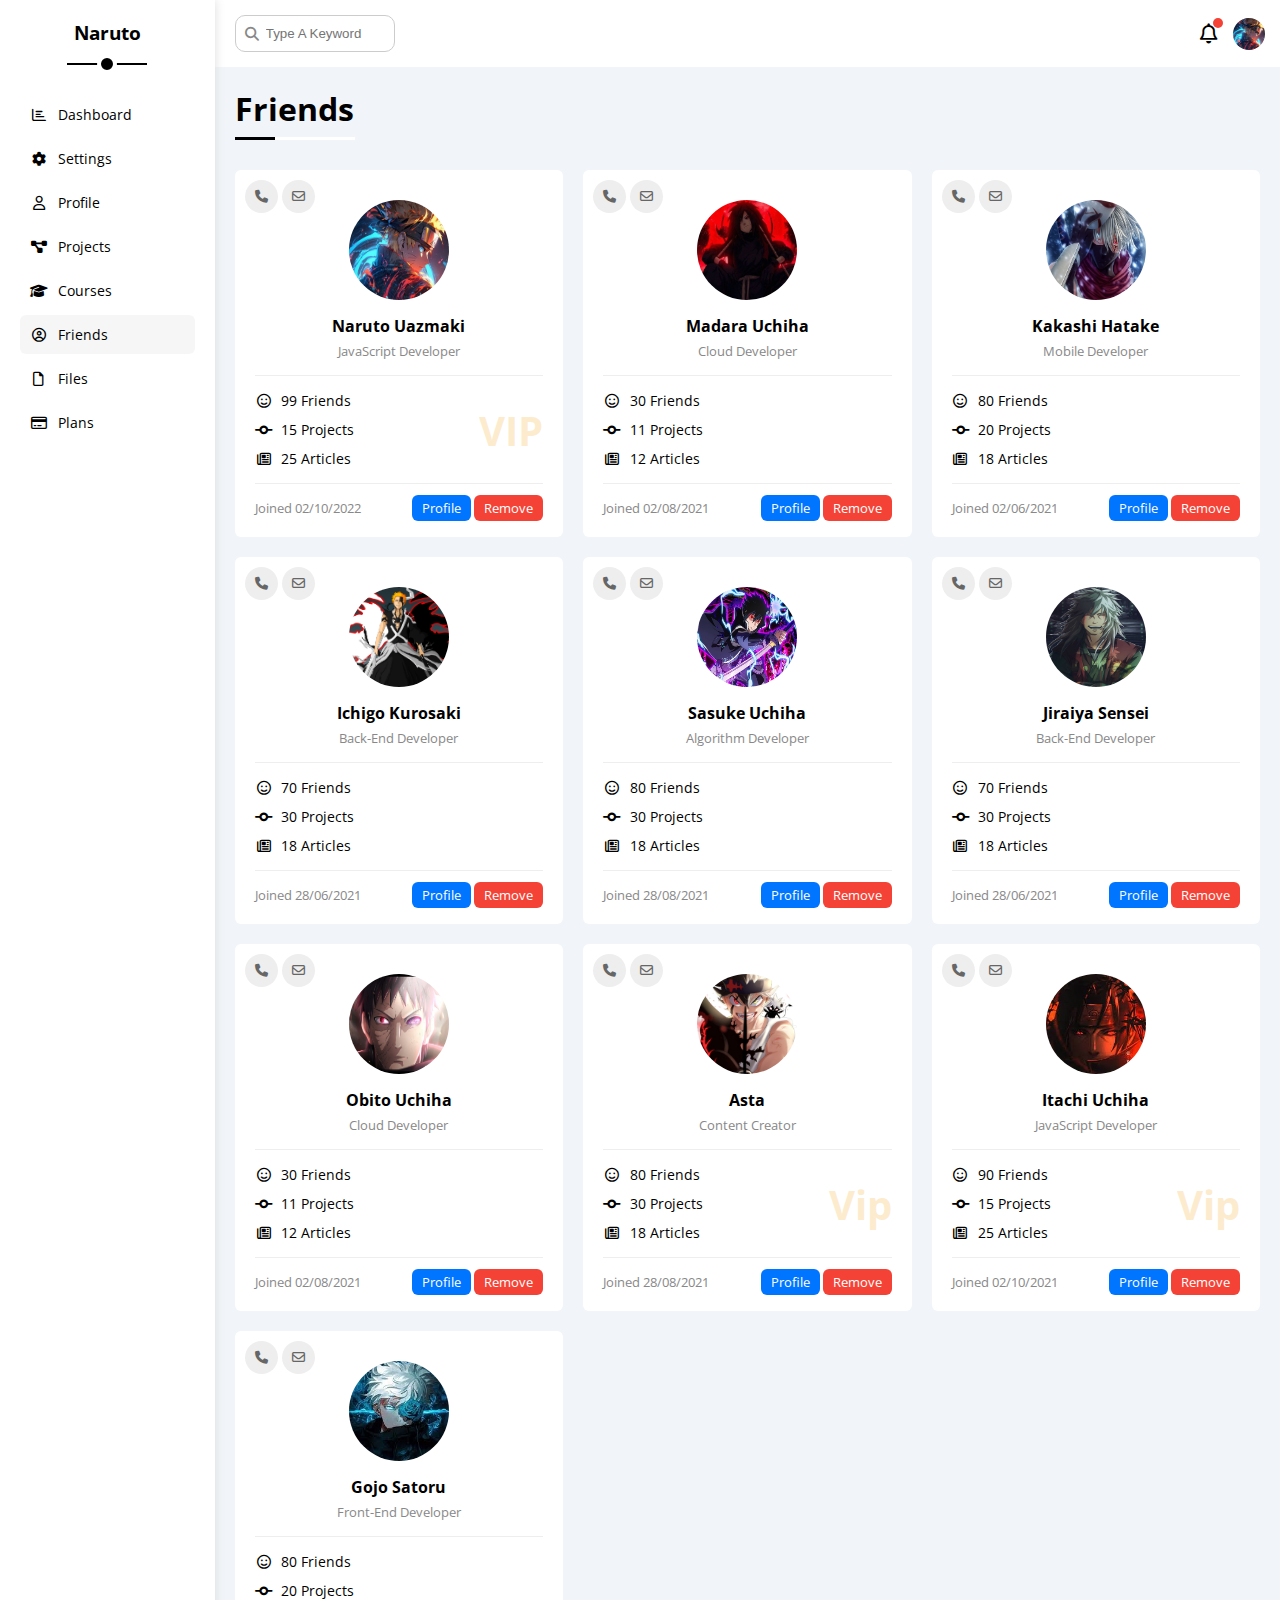
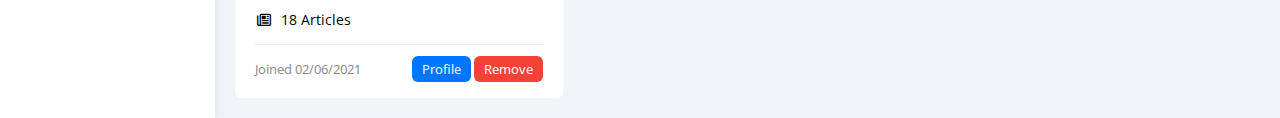
<file: friends.html>
<!DOCTYPE html>
<html lang="en">

<head>
    <meta charset="UTF-8" />
    <meta http-equiv="X-UA-Compatible" content="IE=edge" />
    <meta name="viewport" content="width=device-width, initial-scale=1.0" />
    <title>Friends</title>
    <link rel="stylesheet" href="css/all.min.css" />
    <link rel="stylesheet" href="css/framework.css" />
    <link rel="stylesheet" href="css/master.css" />
    <link rel="preconnect" href="https://fonts.googleapis.com" />
    <link rel="preconnect" href="https://fonts.gstatic.com" crossorigin />
    <link href="https://fonts.googleapis.com/css2?family=Open+Sans:wght@300;500&#038;display=swap" rel="stylesheet" />
</head>

<body>
    <div class="page d-flex">
        <div class="sidebar bg-white p-20 p-relative">
            <h3 class="p-relative txt-c mt-0">Naruto</h3>
            <ul>
                <li>
                    <a class="d-flex align-center fs-14 c-black rad-6 p-10" href="index.html">
                        <i class="fa-regular fa-chart-bar fa-fw"></i>
                        <span>Dashboard</span>
                    </a>
                </li>
                <li>
                    <a class="d-flex align-center fs-14 c-black rad-6 p-10" href="settings.html">
                        <i class="fa-solid fa-gear fa-fw"></i>
                        <span>Settings</span>
                    </a>
                </li>
                <li>
                    <a class="d-flex align-center fs-14 c-black rad-6 p-10" href="profile.html">
                        <i class="fa-regular fa-user fa-fw"></i>
                        <span>Profile</span>
                    </a>
                </li>
                <li>
                    <a class="d-flex align-center fs-14 c-black rad-6 p-10" href="projects.html">
                        <i class="fa-solid fa-diagram-project fa-fw"></i>
                        <span>Projects</span>
                    </a>
                </li>
                <li>
                    <a class="d-flex align-center fs-14 c-black rad-6 p-10" href="courses.html">
                        <i class="fa-solid fa-graduation-cap fa-fw"></i>
                        <span>Courses</span>
                    </a>
                </li>
                <li>
                    <a class="active d-flex align-center fs-14 c-black rad-6 p-10" href="friends.html">
                        <i class="fa-regular fa-circle-user fa-fw"></i>
                        <span>Friends</span>
                    </a>
                </li>
                <li>
                    <a class="d-flex align-center fs-14 c-black rad-6 p-10" href="files.html">
                        <i class="fa-regular fa-file fa-fw"></i>
                        <span>Files</span>
                    </a>
                </li>
                <li>
                    <a class="d-flex align-center fs-14 c-black rad-6 p-10" href="plans.html">
                        <i class="fa-regular fa-credit-card fa-fw"></i>
                        <span>Plans</span>
                    </a>
                </li>
            </ul>
        </div>
        <div class="content w-full">
            <!-- Start Head -->
            <div class="head bg-white p-15 between-flex">
                <div class="search p-relative">
                    <input class="p-10" type="search" placeholder="Type A Keyword" />
                </div>
                <div class="icons d-flex align-center">
                    <span class="notification p-relative">
                        <i class="fa-regular fa-bell fa-lg"></i>
                    </span>
                    <img class="rad-half" decoding="async" src="imgs/naruto.jpg" alt="" />
                </div>
            </div>
            <!-- End Head -->
            <h1 class="p-relative">Friends</h1>
            <div class="friends-page d-grid m-20 gap-20">
                <div class="friend bg-white rad-6 p-20 p-relative">
                    <div class="contact">
                        <i class="fa-solid fa-phone"></i>
                        <i class="fa-regular fa-envelope"></i>
                    </div>
                    <div class="txt-c">
                        <img decoding="async" class="rad-half mt-10 mb-10 w-100 h-100" src="imgs/naruto.jpg" alt="" />
                        <h4 class="m-0">Naruto Uazmaki</h4>
                        <p class="c-grey fs-13 mt-5 mb-0">JavaScript Developer</p>
                    </div>
                    <div class="icons fs-14 p-relative">
                        <div class="mb-10">
                            <i class="fa-regular fa-face-smile fa-fw"></i>
                            <span>99 Friends</span>
                        </div>
                        <div class="mb-10">
                            <i class="fa-solid fa-code-commit fa-fw"></i>
                            <span>15 Projects</span>
                        </div>
                        <div>
                            <i class="fa-regular fa-newspaper fa-fw"></i>
                            <span>25 Articles</span>
                        </div>
                        <span class="vip fw-bold c-orange">VIP</span>
                    </div>
                    <div class="info between-flex fs-13">
                        <span class="c-grey">Joined 02/10/2022</span>
                        <div>
                            <a class="bg-blue c-white btn-shape" href="profile.html">Profile</a>
                            <a class="bg-red c-white btn-shape" href="#">Remove</a>
                        </div>
                    </div>
                </div>
                <div class="friend bg-white rad-6 p-20 p-relative">
                    <div class="contact">
                        <i class="fa-solid fa-phone"></i>
                        <i class="fa-regular fa-envelope"></i>
                    </div>
                    <div class="txt-c">
                        <img decoding="async" class="rad-half mt-10 mb-10 w-100 h-100" src="imgs/madara.jpg" alt="" />
                        <h4 class="m-0">Madara Uchiha</h4>
                        <p class="c-grey fs-13 mt-5 mb-0">Cloud Developer</p>
                    </div>
                    <div class="icons fs-14 p-relative">
                        <div class="mb-10">
                            <i class="fa-regular fa-face-smile fa-fw"></i>
                            <span>30 Friends</span>
                        </div>
                        <div class="mb-10">
                            <i class="fa-solid fa-code-commit fa-fw"></i>
                            <span>11 Projects</span>
                        </div>
                        <div>
                            <i class="fa-regular fa-newspaper fa-fw"></i>
                            <span>12 Articles</span>
                        </div>
                    </div>
                    <div class="info between-flex fs-13">
                        <span class="c-grey">Joined 02/08/2021</span>
                        <div>
                            <a class="bg-blue c-white btn-shape" href="profile.html">Profile</a>
                            <a class="bg-red c-white btn-shape" href="">Remove</a>
                        </div>
                    </div>
                </div>
                <div class="friend bg-white rad-6 p-20 p-relative">
                    <div class="contact">
                        <i class="fa-solid fa-phone"></i>
                        <i class="fa-regular fa-envelope"></i>
                    </div>
                    <div class="txt-c">
                        <img decoding="async" class="rad-half mt-10 mb-10 w-100 h-100" src="imgs/kakashi.jpg" alt="" />
                        <h4 class="m-0">Kakashi Hatake</h4>
                        <p class="c-grey fs-13 mt-5 mb-0">Mobile Developer</p>
                    </div>
                    <div class="icons fs-14 p-relative">
                        <div class="mb-10">
                            <i class="fa-regular fa-face-smile fa-fw"></i>
                            <span>80 Friends</span>
                        </div>
                        <div class="mb-10">
                            <i class="fa-solid fa-code-commit fa-fw"></i>
                            <span>20 Projects</span>
                        </div>
                        <div>
                            <i class="fa-regular fa-newspaper fa-fw"></i>
                            <span>18 Articles</span>
                        </div>
                    </div>
                    <div class="info between-flex fs-13">
                        <span class="c-grey">Joined 02/06/2021</span>
                        <div>
                            <a class="bg-blue c-white btn-shape" href="profile.html">Profile</a>
                            <a class="bg-red c-white btn-shape" href="">Remove</a>
                        </div>
                    </div>
                </div>
                <div class="friend bg-white rad-6 p-20 p-relative">
                    <div class="contact">
                        <i class="fa-solid fa-phone"></i>
                        <i class="fa-regular fa-envelope"></i>
                    </div>
                    <div class="txt-c">
                        <img decoding="async" class="rad-half mt-10 mb-10 w-100 h-100" src="imgs/ichigo.png" alt="" />
                        <h4 class="m-0">Ichigo Kurosaki</h4>
                        <p class="c-grey fs-13 mt-5 mb-0">Back-End Developer</p>
                    </div>
                    <div class="icons fs-14 p-relative">
                        <div class="mb-10">
                            <i class="fa-regular fa-face-smile fa-fw"></i>
                            <span>70 Friends</span>
                        </div>
                        <div class="mb-10">
                            <i class="fa-solid fa-code-commit fa-fw"></i>
                            <span>30 Projects</span>
                        </div>
                        <div>
                            <i class="fa-regular fa-newspaper fa-fw"></i>
                            <span>18 Articles</span>
                        </div>
                    </div>
                    <div class="info between-flex fs-13">
                        <span class="c-grey">Joined 28/06/2021</span>
                        <div>
                            <a class="bg-blue c-white btn-shape" href="profile.html">Profile</a>
                            <a class="bg-red c-white btn-shape" href="">Remove</a>
                        </div>
                    </div>
                </div>
                <div class="friend bg-white rad-6 p-20 p-relative">
                    <div class="contact">
                        <i class="fa-solid fa-phone"></i>
                        <i class="fa-regular fa-envelope"></i>
                    </div>
                    <div class="txt-c">
                        <img decoding="async" class="rad-half mt-10 mb-10 w-100 h-100" src="imgs/sasuke.jpg" alt="" />
                        <h4 class="m-0">Sasuke Uchiha</h4>
                        <p class="c-grey fs-13 mt-5 mb-0">Algorithm Developer</p>
                    </div>
                    <div class="icons fs-14 p-relative">
                        <div class="mb-10">
                            <i class="fa-regular fa-face-smile fa-fw"></i>
                            <span>80 Friends</span>
                        </div>
                        <div class="mb-10">
                            <i class="fa-solid fa-code-commit fa-fw"></i>
                            <span>30 Projects</span>
                        </div>
                        <div>
                            <i class="fa-regular fa-newspaper fa-fw"></i>
                            <span>18 Articles</span>
                        </div>
                    </div>
                    <div class="info between-flex fs-13">
                        <span class="c-grey">Joined 28/08/2021</span>
                        <div>
                            <a class="bg-blue c-white btn-shape" href="profile.html">Profile</a>
                            <a class="bg-red c-white btn-shape" href="">Remove</a>
                        </div>
                    </div>
                </div>
                <div class="friend bg-white rad-6 p-20 p-relative">
                    <div class="contact">
                        <i class="fa-solid fa-phone"></i>
                        <i class="fa-regular fa-envelope"></i>
                    </div>
                    <div class="txt-c">
                        <img decoding="async" class="rad-half mt-10 mb-10 w-100 h-100" src="imgs/jiraiya.jpg" alt="" />
                        <h4 class="m-0">Jiraiya Sensei</h4>
                        <p class="c-grey fs-13 mt-5 mb-0">Back-End Developer</p>
                    </div>
                    <div class="icons fs-14 p-relative">
                        <div class="mb-10">
                            <i class="fa-regular fa-face-smile fa-fw"></i>
                            <span>70 Friends</span>
                        </div>
                        <div class="mb-10">
                            <i class="fa-solid fa-code-commit fa-fw"></i>
                            <span>30 Projects</span>
                        </div>
                        <div>
                            <i class="fa-regular fa-newspaper fa-fw"></i>
                            <span>18 Articles</span>
                        </div>
                    </div>
                    <div class="info between-flex fs-13">
                        <span class="c-grey">Joined 28/06/2021</span>
                        <div>
                            <a class="bg-blue c-white btn-shape" href="profile.html">Profile</a>
                            <a class="bg-red c-white btn-shape" href="">Remove</a>
                        </div>
                    </div>
                </div>
                <div class="friend bg-white rad-6 p-20 p-relative">
                    <div class="contact">
                        <i class="fa-solid fa-phone"></i>
                        <i class="fa-regular fa-envelope"></i>
                    </div>
                    <div class="txt-c">
                        <img decoding="async" class="rad-half mt-10 mb-10 w-100 h-100" src="imgs/obito.jpg" alt="" />
                        <h4 class="m-0">Obito Uchiha</h4>
                        <p class="c-grey fs-13 mt-5 mb-0">Cloud Developer</p>
                    </div>
                    <div class="icons fs-14 p-relative">
                        <div class="mb-10">
                            <i class="fa-regular fa-face-smile fa-fw"></i>
                            <span>30 Friends</span>
                        </div>
                        <div class="mb-10">
                            <i class="fa-solid fa-code-commit fa-fw"></i>
                            <span>11 Projects</span>
                        </div>
                        <div>
                            <i class="fa-regular fa-newspaper fa-fw"></i>
                            <span>12 Articles</span>
                        </div>
                    </div>
                    <div class="info between-flex fs-13">
                        <span class="c-grey">Joined 02/08/2021</span>
                        <div>
                            <a class="bg-blue c-white btn-shape" href="profile.html">Profile</a>
                            <a class="bg-red c-white btn-shape" href="">Remove</a>
                        </div>
                    </div>
                </div>
                <div class="friend bg-white rad-6 p-20 p-relative">
                    <div class="contact">
                        <i class="fa-solid fa-phone"></i>
                        <i class="fa-regular fa-envelope"></i>
                    </div>
                    <div class="txt-c">
                        <img decoding="async" class="rad-half mt-10 mb-10 w-100 h-100" src="imgs/asta.jpeg" alt="" />
                        <h4 class="m-0">Asta</h4>
                        <p class="c-grey fs-13 mt-5 mb-0">Content Creator</p>
                    </div>
                    <div class="icons fs-14 p-relative">
                        <div class="mb-10">
                            <i class="fa-regular fa-face-smile fa-fw"></i>
                            <span>80 Friends</span>
                        </div>
                        <div class="mb-10">
                            <i class="fa-solid fa-code-commit fa-fw"></i>
                            <span>30 Projects</span>
                        </div>
                        <div>
                            <i class="fa-regular fa-newspaper fa-fw"></i>
                            <span>18 Articles</span>
                        </div>
                        <span class="vip fw-bold c-orange">Vip</span>
                    </div>
                    <div class="info between-flex fs-13">
                        <span class="c-grey">Joined 28/08/2021</span>
                        <div>
                            <a class="bg-blue c-white btn-shape" href="profile.html">Profile</a>
                            <a class="bg-red c-white btn-shape" href="">Remove</a>
                        </div>
                    </div>
                </div>
                <div class="friend bg-white rad-6 p-20 p-relative">
                    <div class="contact">
                        <i class="fa-solid fa-phone"></i>
                        <i class="fa-regular fa-envelope"></i>
                    </div>
                    <div class="txt-c">
                        <img decoding="async" class="rad-half mt-10 mb-10 w-100 h-100" src="imgs/itachi.jpg" alt="" />
                        <h4 class="m-0">Itachi Uchiha</h4>
                        <p class="c-grey fs-13 mt-5 mb-0">JavaScript Developer</p>
                    </div>
                    <div class="icons fs-14 p-relative">
                        <div class="mb-10">
                            <i class="fa-regular fa-face-smile fa-fw"></i>
                            <span>90 Friends</span>
                        </div>
                        <div class="mb-10">
                            <i class="fa-solid fa-code-commit fa-fw"></i>
                            <span>15 Projects</span>
                        </div>
                        <div>
                            <i class="fa-regular fa-newspaper fa-fw"></i>
                            <span>25 Articles</span>
                        </div>
                        <span class="vip fw-bold c-orange">Vip</span>
                    </div>
                    <div class="info between-flex fs-13">
                        <span class="c-grey">Joined 02/10/2021</span>
                        <div>
                            <a class="bg-blue c-white btn-shape" href="profile.html">Profile</a>
                            <a class="bg-red c-white btn-shape" href="">Remove</a>
                        </div>
                    </div>
                </div>
                <div class="friend bg-white rad-6 p-20 p-relative">
                    <div class="contact">
                        <i class="fa-solid fa-phone"></i>
                        <i class="fa-regular fa-envelope"></i>
                    </div>
                    <div class="txt-c">
                        <img decoding="async" class="rad-half mt-10 mb-10 w-100 h-100" src="imgs/gojo.jpg" alt="" />
                        <h4 class="m-0">Gojo Satoru</h4>
                        <p class="c-grey fs-13 mt-5 mb-0">Front-End Developer</p>
                    </div>
                    <div class="icons fs-14 p-relative">
                        <div class="mb-10">
                            <i class="fa-regular fa-face-smile fa-fw"></i>
                            <span>80 Friends</span>
                        </div>
                        <div class="mb-10">
                            <i class="fa-solid fa-code-commit fa-fw"></i>
                            <span>20 Projects</span>
                        </div>
                        <div>
                            <i class="fa-regular fa-newspaper fa-fw"></i>
                            <span>18 Articles</span>
                        </div>
                    </div>
                    <div class="info between-flex fs-13">
                        <span class="c-grey">Joined 02/06/2021</span>
                        <div>
                            <a class="bg-blue c-white btn-shape" href="profile.html">Profile</a>
                            <a class="bg-red c-white btn-shape" href="">Remove</a>
                        </div>
                    </div>
                </div>
            </div>
        </div>
    </div>
</body>

</html>
</file>
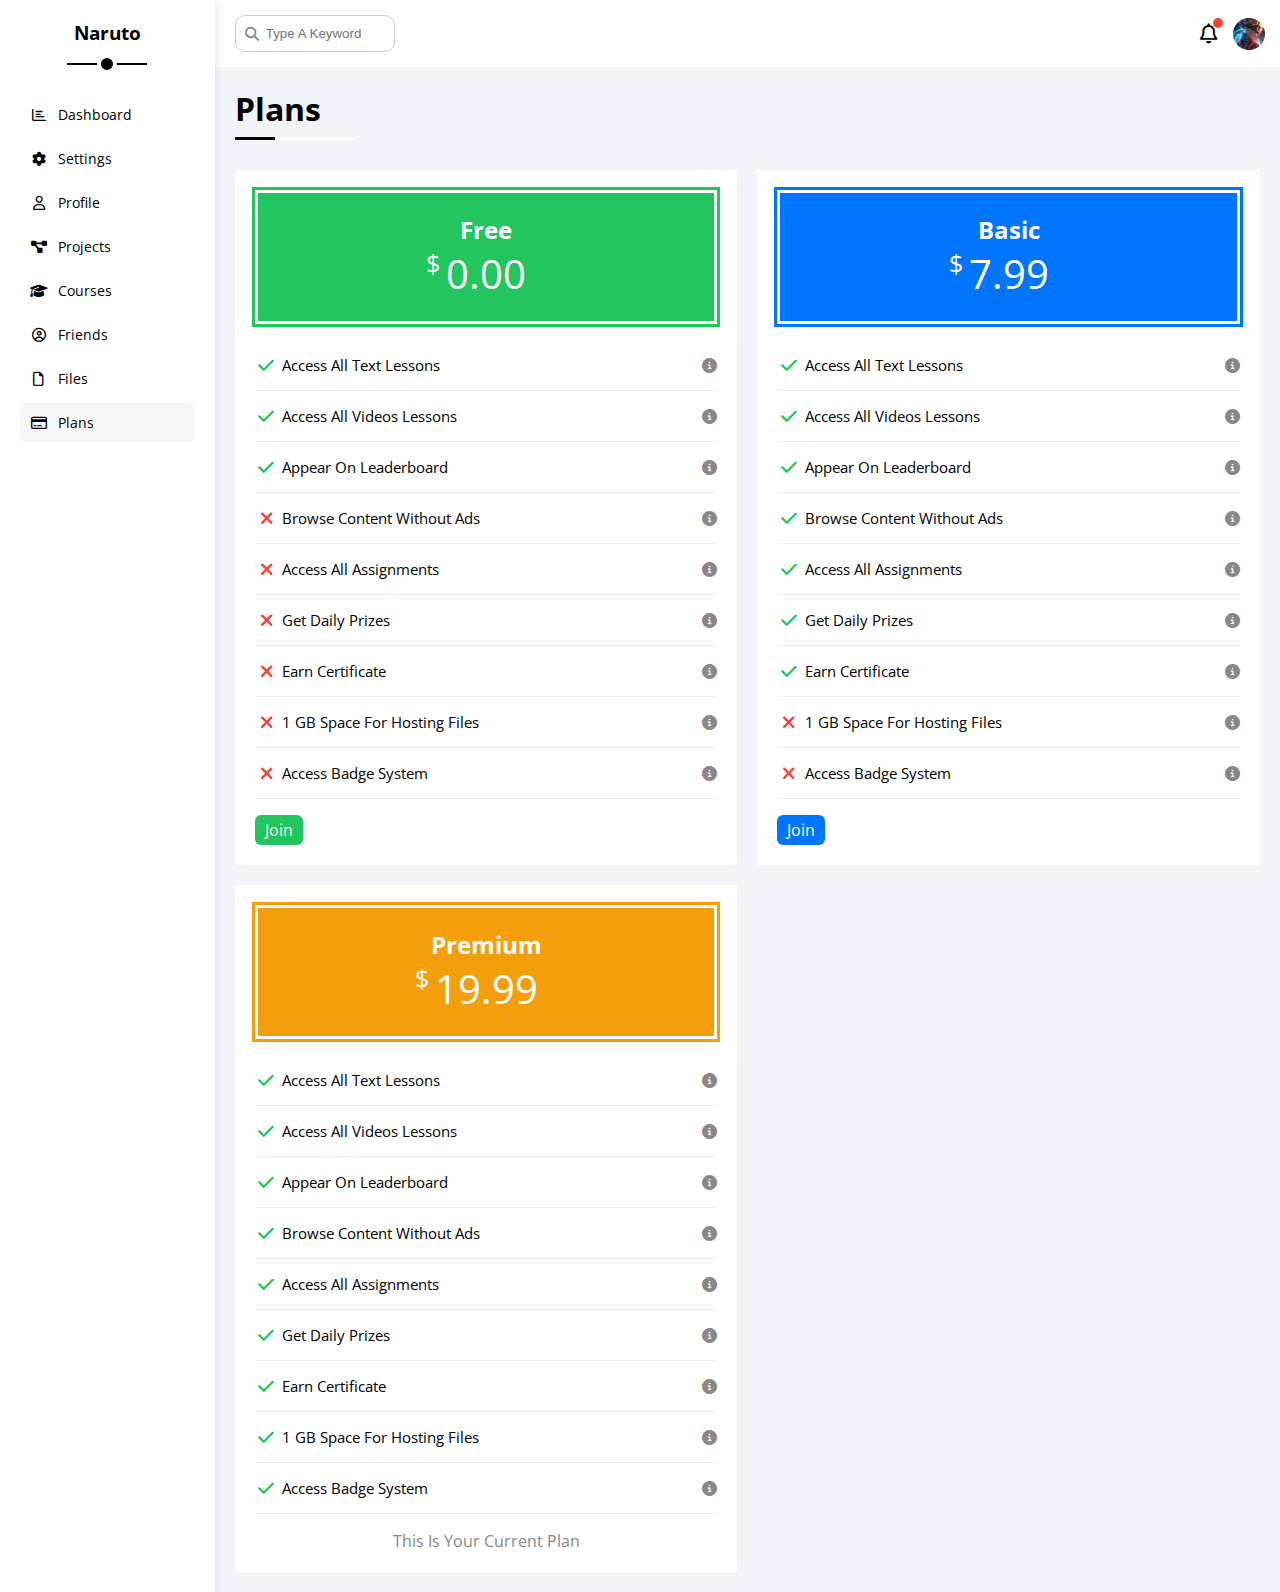
<file: plans.html>
<!DOCTYPE html>
<html lang="en">

<head>
    <meta charset="UTF-8" />
    <meta http-equiv="X-UA-Compatible" content="IE=edge" />
    <meta name="viewport" content="width=device-width, initial-scale=1.0" />
    <title>Plans</title>
    <link rel="stylesheet" href="css/all.min.css" />
    <link rel="stylesheet" href="css/framework.css" />
    <link rel="stylesheet" href="css/master.css" />
    <link rel="preconnect" href="https://fonts.googleapis.com" />
    <link rel="preconnect" href="https://fonts.gstatic.com" crossorigin />
    <link href="https://fonts.googleapis.com/css2?family=Open+Sans:wght@300;500&#038;display=swap" rel="stylesheet" />
</head>

<body>
    <div class="page d-flex">
        <div class="sidebar bg-white p-20 p-relative">
            <h3 class="p-relative txt-c mt-0">Naruto</h3>
            <ul>
                <li>
                    <a class="d-flex align-center fs-14 c-black rad-6 p-10" href="index.html">
                        <i class="fa-regular fa-chart-bar fa-fw"></i>
                        <span>Dashboard</span>
                    </a>
                </li>
                <li>
                    <a class="d-flex align-center fs-14 c-black rad-6 p-10" href="settings.html">
                        <i class="fa-solid fa-gear fa-fw"></i>
                        <span>Settings</span>
                    </a>
                </li>
                <li>
                    <a class="d-flex align-center fs-14 c-black rad-6 p-10" href="profile.html">
                        <i class="fa-regular fa-user fa-fw"></i>
                        <span>Profile</span>
                    </a>
                </li>
                <li>
                    <a class="d-flex align-center fs-14 c-black rad-6 p-10" href="projects.html">
                        <i class="fa-solid fa-diagram-project fa-fw"></i>
                        <span>Projects</span>
                    </a>
                </li>
                <li>
                    <a class="d-flex align-center fs-14 c-black rad-6 p-10" href="courses.html">
                        <i class="fa-solid fa-graduation-cap fa-fw"></i>
                        <span>Courses</span>
                    </a>
                </li>
                <li>
                    <a class="d-flex align-center fs-14 c-black rad-6 p-10" href="friends.html">
                        <i class="fa-regular fa-circle-user fa-fw"></i>
                        <span>Friends</span>
                    </a>
                </li>
                <li>
                    <a class="d-flex align-center fs-14 c-black rad-6 p-10" href="files.html">
                        <i class="fa-regular fa-file fa-fw"></i>
                        <span>Files</span>
                    </a>
                </li>
                <li>
                    <a class="active d-flex align-center fs-14 c-black rad-6 p-10" href="plans.html">
                        <i class="fa-regular fa-credit-card fa-fw"></i>
                        <span>Plans</span>
                    </a>
                </li>
            </ul>
        </div>
        <div class="content w-full">
            <!-- Start Head -->
            <div class="head bg-white p-15 between-flex">
                <div class="search p-relative">
                    <input class="p-10" type="search" placeholder="Type A Keyword" />
                </div>
                <div class="icons d-flex align-center">
                    <span class="notification p-relative">
                        <i class="fa-regular fa-bell fa-lg"></i>
                    </span>
                    <img class="rad-half" decoding="async" src="imgs/naruto.jpg" alt="" />
                </div>
            </div>
            <!-- End Head -->
            <h1 class="p-relative">Plans</h1>
            <div class="plans-page d-grid m-20 gap-20">
                <!-- Start Plan -->
                <div class="plan green bg-white p-20">
                    <div class="top bg-green txt-c p-20">
                        <h2 class="m-0 c-white">Free</h2>
                        <div class="price c-white"><span>$</span>0.00</div>
                    </div>
                    <ul>
                        <li>
                            <i class="fa-solid fa-check fa-fw yes"></i>
                            <span>Access All Text Lessons</span>
                            <i class="fa-solid fa-circle-info help"></i>
                        </li>
                        <li>
                            <i class="fa-solid fa-check fa-fw yes"></i>
                            <span>Access All Videos Lessons</span>
                            <i class="fa-solid fa-circle-info help"></i>
                        </li>
                        <li>
                            <i class="fa-solid fa-check fa-fw yes"></i>
                            <span>Appear On Leaderboard</span>
                            <i class="fa-solid fa-circle-info help"></i>
                        </li>
                        <li>
                            <i class="fa-solid fa-xmark fa-fw"></i>
                            <span>Browse Content Without Ads</span>
                            <i class="fa-solid fa-circle-info help"></i>
                        </li>
                        <li>
                            <i class="fa-solid fa-xmark fa-fw"></i>
                            <span>Access All Assignments</span>
                            <i class="fa-solid fa-circle-info help"></i>
                        </li>
                        <li>
                            <i class="fa-solid fa-xmark fa-fw"></i>
                            <span>Get Daily Prizes</span>
                            <i class="fa-solid fa-circle-info help"></i>
                        </li>
                        <li>
                            <i class="fa-solid fa-xmark fa-fw"></i>
                            <span>Earn Certificate</span>
                            <i class="fa-solid fa-circle-info help"></i>
                        </li>
                        <li>
                            <i class="fa-solid fa-xmark fa-fw"></i>
                            <span>1 GB Space For Hosting Files</span>
                            <i class="fa-solid fa-circle-info help"></i>
                        </li>
                        <li>
                            <i class="fa-solid fa-xmark fa-fw"></i>
                            <span>Access Badge System</span>
                            <i class="fa-solid fa-circle-info help"></i>
                        </li>
                    </ul>
                    <a href="#" class="btn-shape bg-green c-white d-block w-fit">Join</a>
                </div>
                <!-- Start Plan -->
                <div class="plan blue bg-white p-20">
                    <div class="top bg-blue txt-c p-20">
                        <h2 class="m-0 c-white">Basic</h2>
                        <div class="price c-white"><span>$</span>7.99</div>
                    </div>
                    <ul class="list-none p-0">
                        <li>
                            <i class="fa-solid fa-check fa-fw yes"></i>
                            <span>Access All Text Lessons</span>
                            <i class="fa-solid fa-circle-info help"></i>
                        </li>
                        <li>
                            <i class="fa-solid fa-check fa-fw yes"></i>
                            <span>Access All Videos Lessons</span>
                            <i class="fa-solid fa-circle-info help"></i>
                        </li>
                        <li>
                            <i class="fa-solid fa-check fa-fw yes"></i>
                            <span>Appear On Leaderboard</span>
                            <i class="fa-solid fa-circle-info help"></i>
                        </li>
                        <li>
                            <i class="fa-solid fa-check fa-fw yes"></i>
                            <span>Browse Content Without Ads</span>
                            <i class="fa-solid fa-circle-info help"></i>
                        </li>
                        <li>
                            <i class="fa-solid fa-check fa-fw yes"></i>
                            <span>Access All Assignments</span>
                            <i class="fa-solid fa-circle-info help"></i>
                        </li>
                        <li>
                            <i class="fa-solid fa-check fa-fw yes"></i>
                            <span>Get Daily Prizes</span>
                            <i class="fa-solid fa-circle-info help"></i>
                        </li>
                        <li>
                            <i class="fa-solid fa-check fa-fw yes"></i>
                            <span>Earn Certificate</span>
                            <i class="fa-solid fa-circle-info help"></i>
                        </li>
                        <li>
                            <i class="fa-solid fa-xmark fa-fw"></i>
                            <span>1 GB Space For Hosting Files</span>
                            <i class="fa-solid fa-circle-info help"></i>
                        </li>
                        <li>
                            <i class="fa-solid fa-xmark fa-fw"></i>
                            <span>Access Badge System</span>
                            <i class="fa-solid fa-circle-info help"></i>
                        </li>
                    </ul>
                    <a href="#" class="btn-shape bg-blue c-white d-block w-fit">Join</a>
                </div>
                <!-- End Plan -->
                <!-- Start Plan -->
                <div class="plan orange bg-white p-20">
                    <div class="top bg-orange txt-c p-20">
                        <h2 class="m-0 c-white">Premium</h2>
                        <div class="price c-white"><span>$</span>19.99</div>
                    </div>
                    <ul class="list-none p-0">
                        <li>
                            <i class="fa-solid fa-check fa-fw yes"></i>
                            <span>Access All Text Lessons</span>
                            <i class="fa-solid fa-circle-info help"></i>
                        </li>
                        <li>
                            <i class="fa-solid fa-check fa-fw yes"></i>
                            <span>Access All Videos Lessons</span>
                            <i class="fa-solid fa-circle-info help"></i>
                        </li>
                        <li>
                            <i class="fa-solid fa-check fa-fw yes"></i>
                            <span>Appear On Leaderboard</span>
                            <i class="fa-solid fa-circle-info help"></i>
                        </li>
                        <li>
                            <i class="fa-solid fa-check fa-fw yes"></i>
                            <span>Browse Content Without Ads</span>
                            <i class="fa-solid fa-circle-info help"></i>
                        </li>
                        <li>
                            <i class="fa-solid fa-check fa-fw yes"></i>
                            <span>Access All Assignments</span>
                            <i class="fa-solid fa-circle-info help"></i>
                        </li>
                        <li>
                            <i class="fa-solid fa-check fa-fw yes"></i>
                            <span>Get Daily Prizes</span>
                            <i class="fa-solid fa-circle-info help"></i>
                        </li>
                        <li>
                            <i class="fa-solid fa-check fa-fw yes"></i>
                            <span>Earn Certificate</span>
                            <i class="fa-solid fa-circle-info help"></i>
                        </li>
                        <li>
                            <i class="fa-solid fa-check fa-fw yes"></i>
                            <span>1 GB Space For Hosting Files</span>
                            <i class="fa-solid fa-circle-info help"></i>
                        </li>
                        <li>
                            <i class="fa-solid fa-check fa-fw yes"></i>
                            <span>Access Badge System</span>
                            <i class="fa-solid fa-circle-info help"></i>
                        </li>
                    </ul>
                    <p class="c-grey m-0 txt-c">This Is Your Current Plan</p>
                </div>
                <!-- End Plan -->
            </div>
        </div>
    </div>
</body>

</html>
</file>
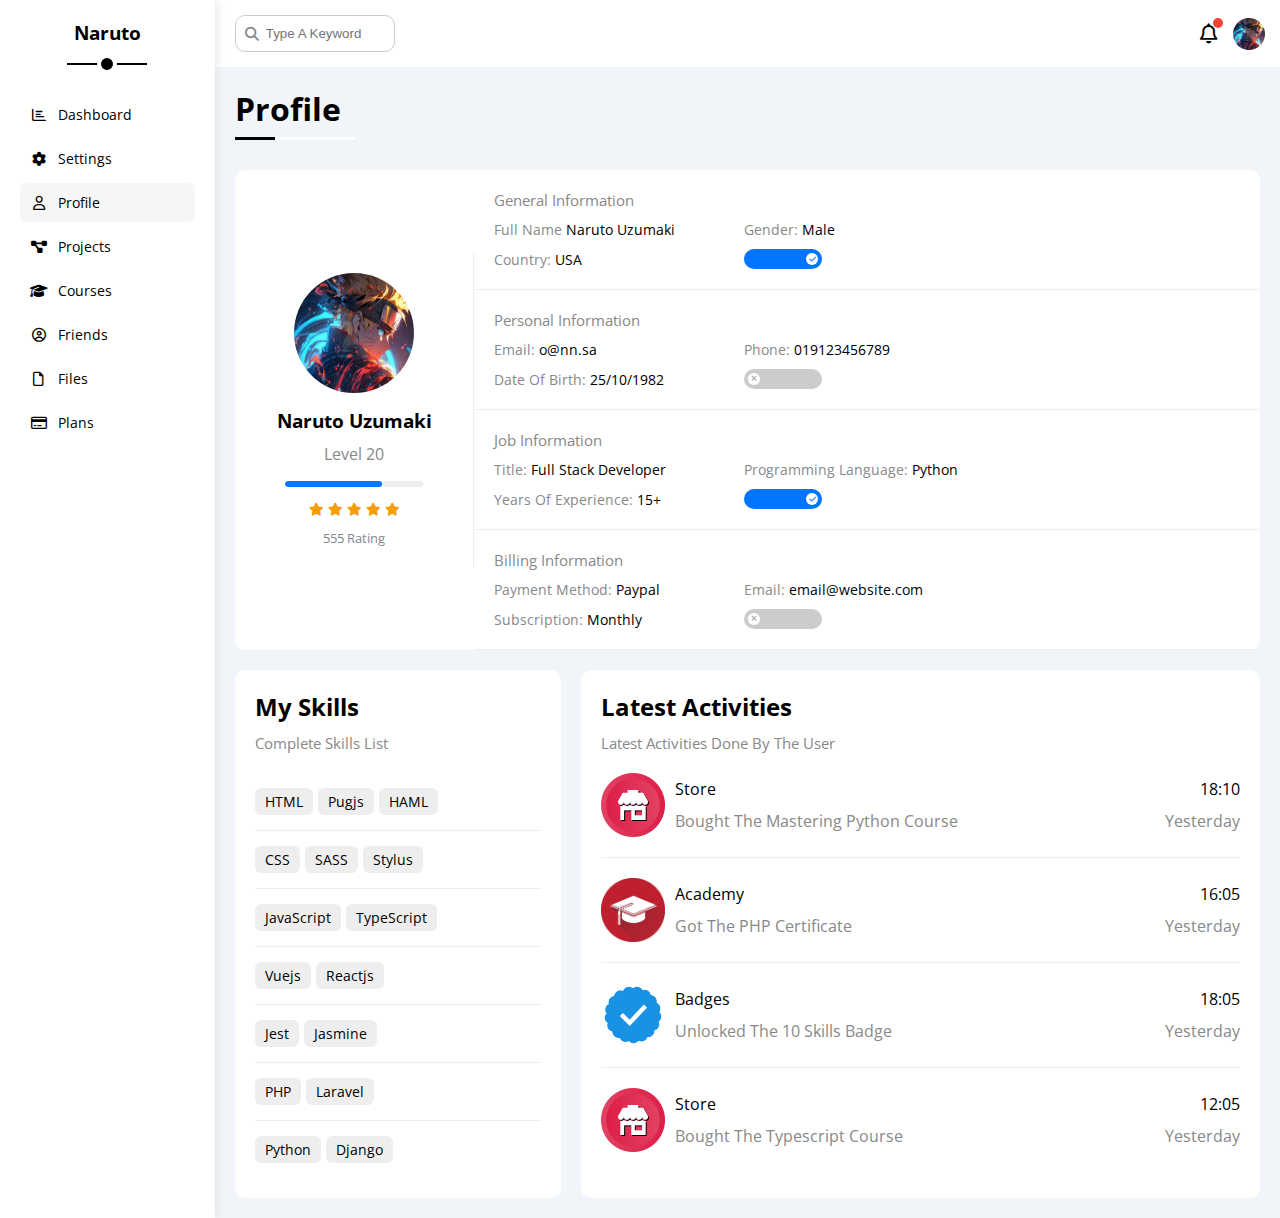
<file: profile.html>
<!DOCTYPE html>
<html lang="en">

<head>
    <meta charset="UTF-8" />
    <meta http-equiv="X-UA-Compatible" content="IE=edge" />
    <meta name="viewport" content="width=device-width, initial-scale=1.0" />
    <title>Profile</title>
    <link rel="stylesheet" href="css/all.min.css" />
    <link rel="stylesheet" href="css/framework.css" />
    <link rel="stylesheet" href="css/master.css" />
    <link rel="preconnect" href="https://fonts.googleapis.com" />
    <link rel="preconnect" href="https://fonts.gstatic.com" crossorigin />
    <link href="https://fonts.googleapis.com/css2?family=Open+Sans:wght@300;500&#038;display=swap" rel="stylesheet" />
</head>

<body>
    <div class="page d-flex">
        <div class="sidebar bg-white p-20 p-relative">
            <h3 class="p-relative txt-c mt-0">Naruto</h3>
            <ul>
                <li>
                    <a class="d-flex align-center fs-14 c-black rad-6 p-10" href="index.html">
                        <i class="fa-regular fa-chart-bar fa-fw"></i>
                        <span>Dashboard</span>
                    </a>
                </li>
                <li>
                    <a class="d-flex align-center fs-14 c-black rad-6 p-10" href="settings.html">
                        <i class="fa-solid fa-gear fa-fw"></i>
                        <span>Settings</span>
                    </a>
                </li>
                <li>
                    <a class="active d-flex align-center fs-14 c-black rad-6 p-10" href="profile.html">
                        <i class="fa-regular fa-user fa-fw"></i>
                        <span>Profile</span>
                    </a>
                </li>
                <li>
                    <a class="d-flex align-center fs-14 c-black rad-6 p-10" href="projects.html">
                        <i class="fa-solid fa-diagram-project fa-fw"></i>
                        <span>Projects</span>
                    </a>
                </li>
                <li>
                    <a class="d-flex align-center fs-14 c-black rad-6 p-10" href="courses.html">
                        <i class="fa-solid fa-graduation-cap fa-fw"></i>
                        <span>Courses</span>
                    </a>
                </li>
                <li>
                    <a class="d-flex align-center fs-14 c-black rad-6 p-10" href="friends.html">
                        <i class="fa-regular fa-circle-user fa-fw"></i>
                        <span>Friends</span>
                    </a>
                </li>
                <li>
                    <a class="d-flex align-center fs-14 c-black rad-6 p-10" href="files.html">
                        <i class="fa-regular fa-file fa-fw"></i>
                        <span>Files</span>
                    </a>
                </li>
                <li>
                    <a class="d-flex align-center fs-14 c-black rad-6 p-10" href="plans.html">
                        <i class="fa-regular fa-credit-card fa-fw"></i>
                        <span>Plans</span>
                    </a>
                </li>
            </ul>
        </div>
        <div class="content w-full">
            <!-- Start Head -->
            <div class="head bg-white p-15 between-flex">
                <div class="search p-relative">
                    <input class="p-10" type="search" placeholder="Type A Keyword" />
                </div>
                <div class="icons d-flex align-center">
                    <span class="notification p-relative">
                        <i class="fa-regular fa-bell fa-lg"></i>
                    </span>
                    <img class="rad-half" decoding="async" src="imgs/naruto.jpg" alt="" />
                </div>
            </div>
            <!-- End Head -->
            <h1 class="p-relative">Profile</h1>
            <div class="profile-page m-20">
                <!-- Start Overview -->
                <div class="overview bg-white rad-10 d-flex align-center">
                    <div class="avatar-box txt-c p-20">
                        <img decoding="async" class="rad-half mb-10" src="imgs/naruto.jpg" alt="" />
                        <h3 class="m-0">Naruto Uzumaki</h3>
                        <p class="c-grey mt-10">Level 20</p>
                        <div class="level rad-6 bg-eee p-relative">
                            <span style="width: 70%"></span>
                        </div>
                        <div class="rating mt-10 mb-10">
                            <i class="fa-solid fa-star c-orange fs-13"></i>
                            <i class="fa-solid fa-star c-orange fs-13"></i>
                            <i class="fa-solid fa-star c-orange fs-13"></i>
                            <i class="fa-solid fa-star c-orange fs-13"></i>
                            <i class="fa-solid fa-star c-orange fs-13"></i>
                        </div>
                        <p class="c-grey m-0 fs-13">555 Rating</p>
                    </div>
                    <div class="info-box w-full txt-c-mobile">
                        <!-- Start Information Row -->
                        <div class="box p-20 d-flex align-center">
                            <h4 class="c-grey fs-15 m-0 w-full">General Information</h4>
                            <div class="fs-14">
                                <span class="c-grey">Full Name</span>
                                <span>Naruto Uzumaki</span>
                            </div>
                            <div class="fs-14">
                                <span class="c-grey">Gender:</span>
                                <span>Male</span>
                            </div>
                            <div class="fs-14">
                                <span class="c-grey">Country:</span>
                                <span>USA</span>
                            </div>
                            <div class="fs-14">
                                <label>
                                    <input class="toggle-checkbox" type="checkbox" checked />
                                    <div class="toggle-switch"></div>
                                </label>
                            </div>
                        </div>
                        <!-- End Information Row -->
                        <!-- Start Information Row -->
                        <div class="box p-20 d-flex align-center">
                            <h4 class="c-grey w-full fs-15 m-0">Personal Information</h4>
                            <div class="fs-14">
                                <span class="c-grey">Email:</span>
                                <span>o@nn.sa</span>
                            </div>
                            <div class="fs-14">
                                <span class="c-grey">Phone:</span>
                                <span>019123456789</span>
                            </div>
                            <div class="fs-14">
                                <span class="c-grey">Date Of Birth:</span>
                                <span>25/10/1982</span>
                            </div>
                            <div class="fs-14">
                                <label>
                                    <input class="toggle-checkbox" type="checkbox" />
                                    <div class="toggle-switch"></div>
                                </label>
                            </div>
                        </div>
                        <!-- End Information Row -->
                        <!-- Start Information Row -->
                        <div class="box p-20 d-flex align-center">
                            <h4 class="c-grey w-full fs-15 m-0">Job Information</h4>
                            <div class="fs-14">
                                <span class="c-grey">Title:</span>
                                <span>Full Stack Developer</span>
                            </div>
                            <div class="fs-14">
                                <span class="c-grey">Programming Language:</span>
                                <span>Python</span>
                            </div>
                            <div class="fs-14">
                                <span class="c-grey">Years Of Experience:</span>
                                <span>15+</span>
                            </div>
                            <div class="fs-14">
                                <label>
                                    <input class="toggle-checkbox" type="checkbox" checked />
                                    <div class="toggle-switch"></div>
                                </label>
                            </div>
                        </div>
                        <!-- End Information Row -->
                        <!-- Start Information Row -->
                        <div class="box p-20 d-flex align-center">
                            <h4 class="c-grey w-full fs-15 m-0">Billing Information</h4>
                            <div class="fs-14">
                                <span class="c-grey">Payment Method:</span>
                                <span>Paypal</span>
                            </div>
                            <div class="fs-14">
                                <span class="c-grey">Email:</span>
                                <span>email@website.com</span>
                            </div>
                            <div class="fs-14">
                                <span class="c-grey">Subscription:</span>
                                <span>Monthly</span>
                            </div>
                            <div class="fs-14">
                                <label>
                                    <input class="toggle-checkbox" type="checkbox" />
                                    <div class="toggle-switch"></div>
                                </label>
                            </div>
                        </div>
                        <!-- End Information Row -->
                    </div>
                </div>
                <!-- End Overview -->
                <!-- Start Other Data -->
                <div class="other-data d-flex gap-20">
                    <div class="skills-card p-20 bg-white rad-10 mt-20">
                        <h2 class="mt-0 mb-10">My Skills</h2>
                        <p class="mt-0 mb-20 c-grey fs-15">Complete Skills List</p>
                        <ul class="m-0 txt-c-mobile">
                            <li><span>HTML</span><span>Pugjs</span><span>HAML</span></li>
                            <li><span>CSS</span><span>SASS</span><span>Stylus</span></li>
                            <li><span>JavaScript</span><span>TypeScript</span></li>
                            <li><span>Vuejs</span><span>Reactjs</span></li>
                            <li><span>Jest</span><span>Jasmine</span></li>
                            <li><span>PHP</span><span>Laravel</span></li>
                            <li><span>Python</span><span>Django</span></li>
                        </ul>
                    </div>
                    <div class="activities p-20 bg-white rad-10 mt-20">
                        <h2 class="mt-0 mb-10">Latest Activities</h2>
                        <p class="mt-0 mb-20 c-grey fs-15">Latest Activities Done By The User</p>
                        <div class="activity d-flex align-center txt-c-mobile">
                            <img decoding="async" src="imgs/activity-01.png" alt="" />
                            <div class="info">
                                <span class="d-block mb-10">Store</span>
                                <span class="c-grey">Bought The Mastering Python Course</span>
                            </div>
                            <div class="date">
                                <span class="d-block mb-10">18:10</span>
                                <span class="c-grey">Yesterday</span>
                            </div>
                        </div>
                        <div class="activity d-flex align-center txt-c-mobile">
                            <img decoding="async" src="imgs/activity-02.png" alt="" />
                            <div class="info">
                                <span class="d-block mb-10">Academy</span>
                                <span class="c-grey">Got The PHP Certificate</span>
                            </div>
                            <div class="date">
                                <span class="d-block mb-10">16:05</span>
                                <span class="c-grey">Yesterday</span>
                            </div>
                        </div>
                        <div class="activity d-flex align-center txt-c-mobile">
                            <img decoding="async" src="imgs/activity-03.png" alt="" />
                            <div class="info">
                                <span class="d-block mb-10">Badges</span>
                                <span class="c-grey">Unlocked The 10 Skills Badge</span>
                            </div>
                            <div class="date">
                                <span class="d-block mb-10">18:05</span>
                                <span class="c-grey">Yesterday</span>
                            </div>
                        </div>
                        <div class="activity d-flex align-center txt-c-mobile">
                            <img decoding="async" src="imgs/activity-01.png" alt="" />
                            <div class="info">
                                <span class="d-block mb-10">Store</span>
                                <span class="c-grey">Bought The Typescript Course</span>
                            </div>
                            <div class="date">
                                <span class="d-block mb-10">12:05</span>
                                <span class="c-grey">Yesterday</span>
                            </div>
                        </div>
                    </div>
                </div>
                <!-- End Other Data -->
            </div>
        </div>
    </div>
</body>

</html>
</file>
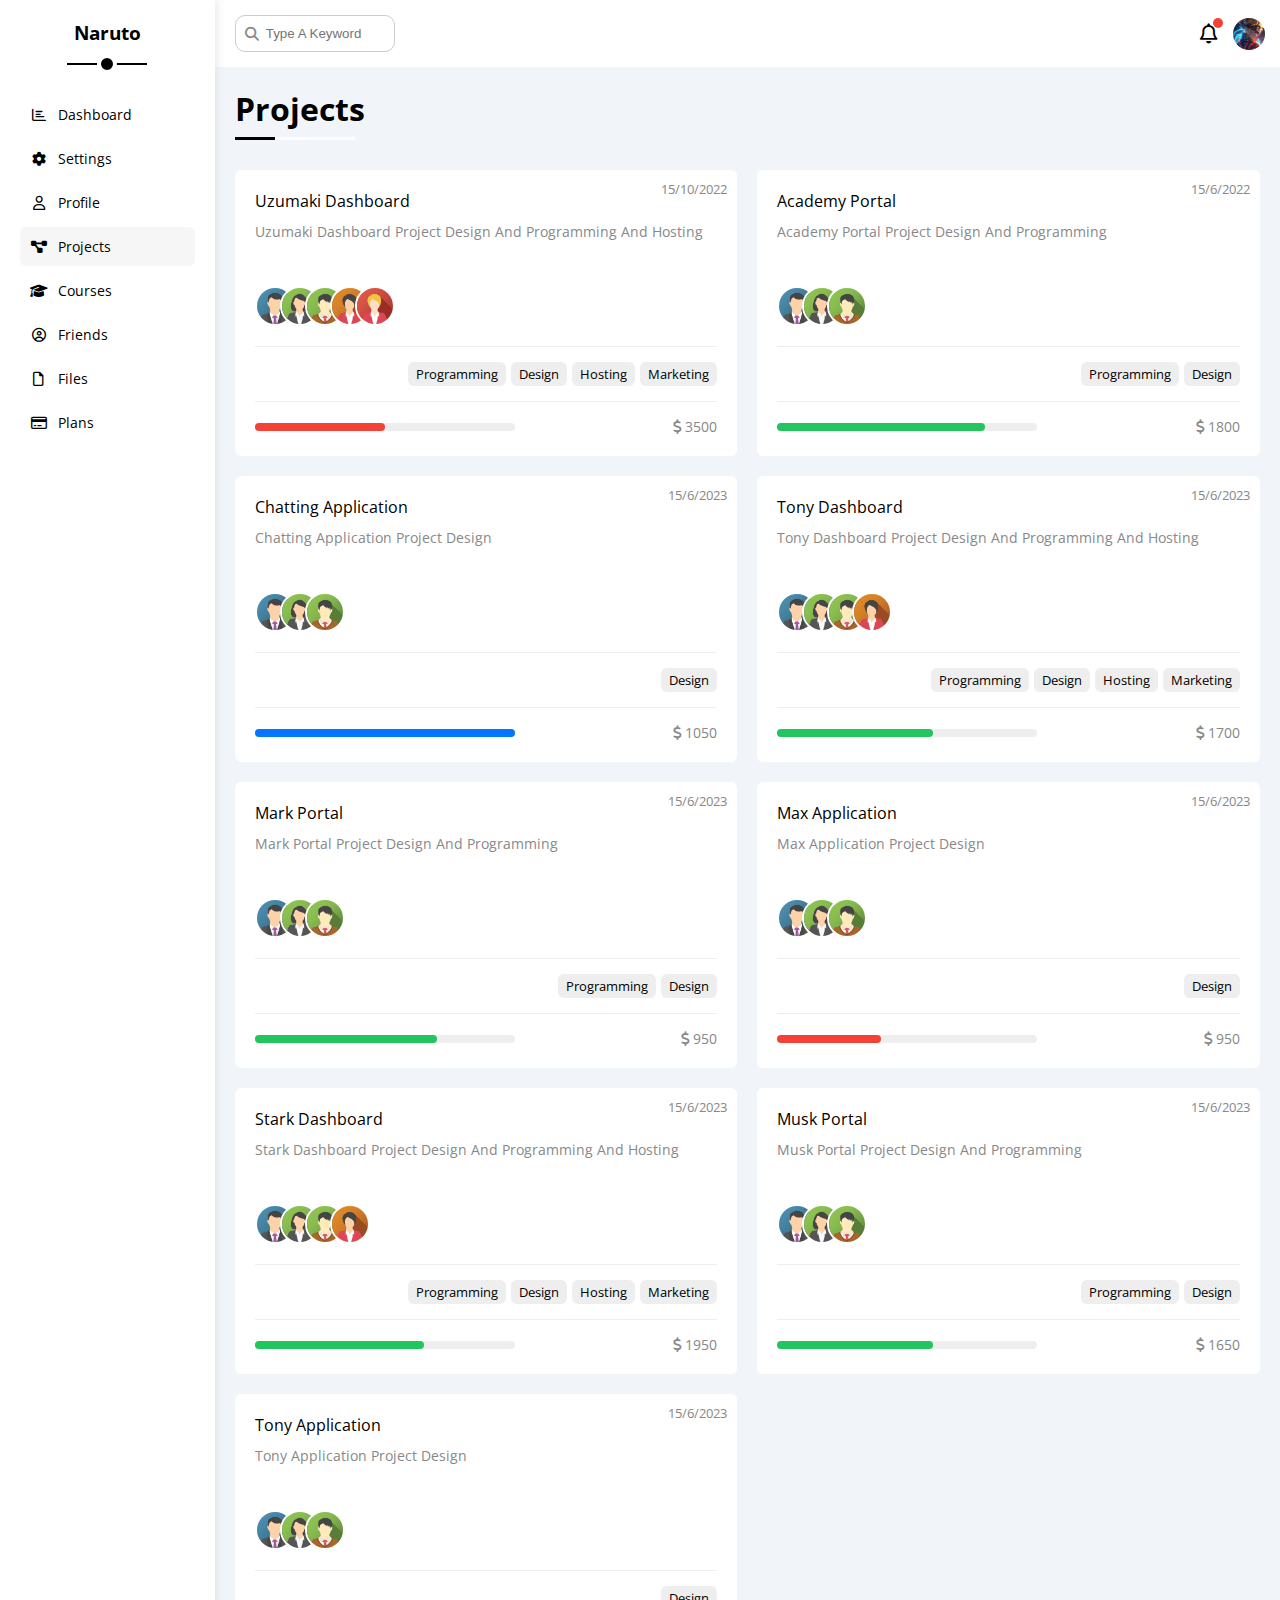
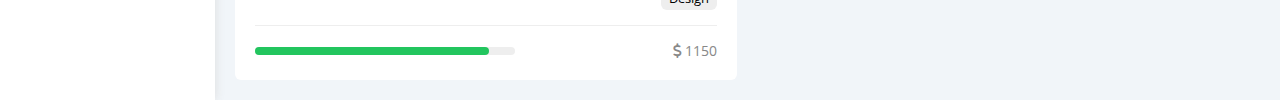
<file: projects.html>
<!DOCTYPE html>
<html lang="en">

<head>
    <meta charset="UTF-8" />
    <meta http-equiv="X-UA-Compatible" content="IE=edge" />
    <meta name="viewport" content="width=device-width, initial-scale=1.0" />
    <title>Projects</title>
    <link rel="stylesheet" href="css/all.min.css" />
    <link rel="stylesheet" href="css/framework.css" />
    <link rel="stylesheet" href="css/master.css" />
    <link rel="preconnect" href="https://fonts.googleapis.com" />
    <link rel="preconnect" href="https://fonts.gstatic.com" crossorigin />
    <link href="https://fonts.googleapis.com/css2?family=Open+Sans:wght@300;500&#038;display=swap" rel="stylesheet" />
</head>

<body>
    <div class="page d-flex">
        <div class="sidebar bg-white p-20 p-relative">
            <h3 class="p-relative txt-c mt-0">Naruto</h3>
            <ul>
                <li>
                    <a class="d-flex align-center fs-14 c-black rad-6 p-10" href="index.html">
                        <i class="fa-regular fa-chart-bar fa-fw"></i>
                        <span>Dashboard</span>
                    </a>
                </li>
                <li>
                    <a class="d-flex align-center fs-14 c-black rad-6 p-10" href="settings.html">
                        <i class="fa-solid fa-gear fa-fw"></i>
                        <span>Settings</span>
                    </a>
                </li>
                <li>
                    <a class="d-flex align-center fs-14 c-black rad-6 p-10" href="profile.html">
                        <i class="fa-regular fa-user fa-fw"></i>
                        <span>Profile</span>
                    </a>
                </li>
                <li>
                    <a class="active d-flex align-center fs-14 c-black rad-6 p-10" href="projects.html">
                        <i class="fa-solid fa-diagram-project fa-fw"></i>
                        <span>Projects</span>
                    </a>
                </li>
                <li>
                    <a class="d-flex align-center fs-14 c-black rad-6 p-10" href="courses.html">
                        <i class="fa-solid fa-graduation-cap fa-fw"></i>
                        <span>Courses</span>
                    </a>
                </li>
                <li>
                    <a class="d-flex align-center fs-14 c-black rad-6 p-10" href="friends.html">
                        <i class="fa-regular fa-circle-user fa-fw"></i>
                        <span>Friends</span>
                    </a>
                </li>
                <li>
                    <a class="d-flex align-center fs-14 c-black rad-6 p-10" href="files.html">
                        <i class="fa-regular fa-file fa-fw"></i>
                        <span>Files</span>
                    </a>
                </li>
                <li>
                    <a class="d-flex align-center fs-14 c-black rad-6 p-10" href="plans.html">
                        <i class="fa-regular fa-credit-card fa-fw"></i>
                        <span>Plans</span>
                    </a>
                </li>
            </ul>
        </div>
        <div class="content w-full">
            <!-- Start Head -->
            <div class="head bg-white p-15 between-flex">
                <div class="search p-relative">
                    <input class="p-10" type="search" placeholder="Type A Keyword" />
                </div>
                <div class="icons d-flex align-center">
                    <span class="notification p-relative">
                        <i class="fa-regular fa-bell fa-lg"></i>
                    </span>
                    <img class="rad-half" decoding="async" src="imgs/naruto.jpg" alt="" />
                </div>
            </div>
            <!-- End Head -->
            <h1 class="p-relative">Projects</h1>
            <div class="projects-page d-grid m-20 gap-20">
                <div class="project bg-white p-20 rad-6 p-relative">
                    <span class="date fs-13 c-grey">15/10/2022</span>
                    <h4 class="m-0">Uzumaki Dashboard</h4>
                    <p class="c-grey mt-10 mb-10 fs-14">Uzumaki Dashboard Project Design And Programming And Hosting</p>
                    <div class="team">
                        <a href="#"><img decoding="async" src="imgs/team-01.png" alt="" /></a>
                        <a href="#"><img decoding="async" src="imgs/team-02.png" alt="" /></a>
                        <a href="#"><img decoding="async" src="imgs/team-03.png" alt="" /></a>
                        <a href="#"><img decoding="async" src="imgs/team-04.png" alt="" /></a>
                        <a href="#"><img decoding="async" src="imgs/team-05.png" alt="" /></a>
                    </div>
                    <div class="do d-flex">
                        <span class="fs-13 rad-6 bg-eee">Programming</span>
                        <span class="fs-13 rad-6 bg-eee">Design</span>
                        <span class="fs-13 rad-6 bg-eee">Hosting</span>
                        <span class="fs-13 rad-6 bg-eee">Marketing</span>
                    </div>
                    <div class="info between-flex">
                        <div class="prog bg-eee">
                            <span class="bg-red" style="width: 50%"></span>
                        </div>
                        <div class="fs-14 c-grey">
                            <i class="fa-solid fa-dollar-sign"></i>
                            3500
                        </div>
                    </div>
                </div>
                <div class="project bg-white p-20 rad-6 p-relative">
                    <span class="date fs-13 c-grey">15/6/2022</span>
                    <h4 class="m-0">Academy Portal</h4>
                    <p class="c-grey mt-10 mb-10 fs-14">Academy Portal Project Design And Programming</p>
                    <div class="team">
                        <a href="#"><img decoding="async" src="imgs/team-01.png" alt="" /></a>
                        <a href="#"><img decoding="async" src="imgs/team-02.png" alt="" /></a>
                        <a href="#"><img decoding="async" src="imgs/team-03.png" alt="" /></a>
                    </div>
                    <div class="do d-flex">
                        <span class="fs-13 rad-6 bg-eee">Programming</span>
                        <span class="fs-13 rad-6 bg-eee">Design</span>
                    </div>
                    <div class="info between-flex">
                        <div class="prog bg-eee">
                            <span class="bg-green" style="width: 80%"></span>
                        </div>
                        <div class="fs-14 c-grey">
                            <i class="fa-solid fa-dollar-sign"></i>
                            1800
                        </div>
                    </div>
                </div>
                <div class="project bg-white p-20 rad-6 p-relative">
                    <span class="date fs-13 c-grey">15/6/2023</span>
                    <h4 class="m-0">Chatting Application</h4>
                    <p class="c-grey mt-10 mb-10 fs-14">Chatting Application Project Design</p>
                    <div class="team">
                        <a href="#"><img decoding="async" src="imgs/team-01.png" alt="" /></a>
                        <a href="#"><img decoding="async" src="imgs/team-02.png" alt="" /></a>
                        <a href="#"><img decoding="async" src="imgs/team-03.png" alt="" /></a>
                    </div>
                    <div class="do d-flex">
                        <span class="fs-13 rad-6 bg-eee">Design</span>
                    </div>
                    <div class="info between-flex">
                        <div class="prog bg-eee">
                            <span class="bg-blue" style="width: 100%"></span>
                        </div>
                        <div class="fs-14 c-grey">
                            <i class="fa-solid fa-dollar-sign"></i>
                            1050
                        </div>
                    </div>
                </div>
                <div class="project bg-white p-20 rad-6 p-relative">
                    <span class="date fs-13 c-grey">15/6/2023</span>
                    <h4 class="m-0">Tony Dashboard</h4>
                    <p class="c-grey mt-10 mb-10 fs-14">Tony Dashboard Project Design And Programming And Hosting</p>
                    <div class="team">
                        <a href="#"><img decoding="async" src="imgs/team-01.png" alt="" /></a>
                        <a href="#"><img decoding="async" src="imgs/team-02.png" alt="" /></a>
                        <a href="#"><img decoding="async" src="imgs/team-03.png" alt="" /></a>
                        <a href="#"><img decoding="async" src="imgs/team-04.png" alt="" /></a>
                    </div>
                    <div class="do d-flex">
                        <span class="fs-13 rad-6 bg-eee">Programming</span>
                        <span class="fs-13 rad-6 bg-eee">Design</span>
                        <span class="fs-13 rad-6 bg-eee">Hosting</span>
                        <span class="fs-13 rad-6 bg-eee">Marketing</span>
                    </div>
                    <div class="info between-flex">
                        <div class="prog bg-eee">
                            <span class="bg-green" style="width: 60%"></span>
                        </div>
                        <div class="fs-14 c-grey">
                            <i class="fa-solid fa-dollar-sign"></i>
                            1700
                        </div>
                    </div>
                </div>
                <div class="project bg-white p-20 rad-6 p-relative">
                    <span class="date fs-13 c-grey">15/6/2023</span>
                    <h4 class="m-0">Mark Portal</h4>
                    <p class="c-grey mt-10 mb-10 fs-14">Mark Portal Project Design And Programming</p>
                    <div class="team">
                        <a href="#"><img decoding="async" src="imgs/team-01.png" alt="" /></a>
                        <a href="#"><img decoding="async" src="imgs/team-02.png" alt="" /></a>
                        <a href="#"><img decoding="async" src="imgs/team-03.png" alt="" /></a>
                    </div>
                    <div class="do d-flex">
                        <span class="fs-13 rad-6 bg-eee">Programming</span>
                        <span class="fs-13 rad-6 bg-eee">Design</span>
                    </div>
                    <div class="info between-flex">
                        <div class="prog bg-eee">
                            <span class="bg-green" style="width: 70%"></span>
                        </div>
                        <div class="fs-14 c-grey">
                            <i class="fa-solid fa-dollar-sign"></i>
                            950
                        </div>
                    </div>
                </div>
                <div class="project bg-white p-20 rad-6 p-relative">
                    <span class="date fs-13 c-grey">15/6/2023</span>
                    <h4 class="m-0">Max Application</h4>
                    <p class="c-grey mt-10 mb-10 fs-14">Max Application Project Design</p>
                    <div class="team">
                        <a href="#"><img decoding="async" src="imgs/team-01.png" alt="" /></a>
                        <a href="#"><img decoding="async" src="imgs/team-02.png" alt="" /></a>
                        <a href="#"><img decoding="async" src="imgs/team-03.png" alt="" /></a>
                    </div>
                    <div class="do d-flex">
                        <span class="fs-13 rad-6 bg-eee">Design</span>
                    </div>
                    <div class="info between-flex">
                        <div class="prog bg-eee">
                            <span class="bg-red" style="width: 40%"></span>
                        </div>
                        <div class="fs-14 c-grey">
                            <i class="fa-solid fa-dollar-sign"></i>
                            950
                        </div>
                    </div>
                </div>
                <div class="project bg-white p-20 rad-6 p-relative">
                    <span class="date fs-13 c-grey">15/6/2023</span>
                    <h4 class="m-0">Stark Dashboard</h4>
                    <p class="c-grey mt-10 mb-10 fs-14">Stark Dashboard Project Design And Programming And Hosting</p>
                    <div class="team">
                        <a href="#"><img decoding="async" src="imgs/team-01.png" alt="" /></a>
                        <a href="#"><img decoding="async" src="imgs/team-02.png" alt="" /></a>
                        <a href="#"><img decoding="async" src="imgs/team-03.png" alt="" /></a>
                        <a href="#"><img decoding="async" src="imgs/team-04.png" alt="" /></a>
                    </div>
                    <div class="do d-flex">
                        <span class="fs-13 rad-6 bg-eee">Programming</span>
                        <span class="fs-13 rad-6 bg-eee">Design</span>
                        <span class="fs-13 rad-6 bg-eee">Hosting</span>
                        <span class="fs-13 rad-6 bg-eee">Marketing</span>
                    </div>
                    <div class="info between-flex">
                        <div class="prog bg-eee">
                            <span class="bg-green" style="width: 65%"></span>
                        </div>
                        <div class="fs-14 c-grey">
                            <i class="fa-solid fa-dollar-sign"></i>
                            1950
                        </div>
                    </div>
                </div>
                <div class="project bg-white p-20 rad-6 p-relative">
                    <span class="date fs-13 c-grey">15/6/2023</span>
                    <h4 class="m-0">Musk Portal</h4>
                    <p class="c-grey mt-10 mb-10 fs-14">Musk Portal Project Design And Programming</p>
                    <div class="team">
                        <a href="#"><img decoding="async" src="imgs/team-01.png" alt="" /></a>
                        <a href="#"><img decoding="async" src="imgs/team-02.png" alt="" /></a>
                        <a href="#"><img decoding="async" src="imgs/team-03.png" alt="" /></a>
                    </div>
                    <div class="do d-flex">
                        <span class="fs-13 rad-6 bg-eee">Programming</span>
                        <span class="fs-13 rad-6 bg-eee">Design</span>
                    </div>
                    <div class="info between-flex">
                        <div class="prog bg-eee">
                            <span class="bg-green" style="width: 60%"></span>
                        </div>
                        <div class="fs-14 c-grey">
                            <i class="fa-solid fa-dollar-sign"></i>
                            1650
                        </div>
                    </div>
                </div>
                <div class="project bg-white p-20 rad-6 p-relative">
                    <span class="date fs-13 c-grey">15/6/2023</span>
                    <h4 class="m-0">Tony Application</h4>
                    <p class="c-grey mt-10 mb-10 fs-14">Tony Application Project Design</p>
                    <div class="team">
                        <a href="#"><img decoding="async" src="imgs/team-01.png" alt="" /></a>
                        <a href="#"><img decoding="async" src="imgs/team-02.png" alt="" /></a>
                        <a href="#"><img decoding="async" src="imgs/team-03.png" alt="" /></a>
                    </div>
                    <div class="do d-flex">
                        <span class="fs-13 rad-6 bg-eee">Design</span>
                    </div>
                    <div class="info between-flex">
                        <div class="prog bg-eee">
                            <span class="bg-green" style="width: 90%"></span>
                        </div>
                        <div class="fs-14 c-grey">
                            <i class="fa-solid fa-dollar-sign"></i>
                            1150
                        </div>
                    </div>
                </div>
            </div>
        </div>
    </div>
</body>

</html>
</file>
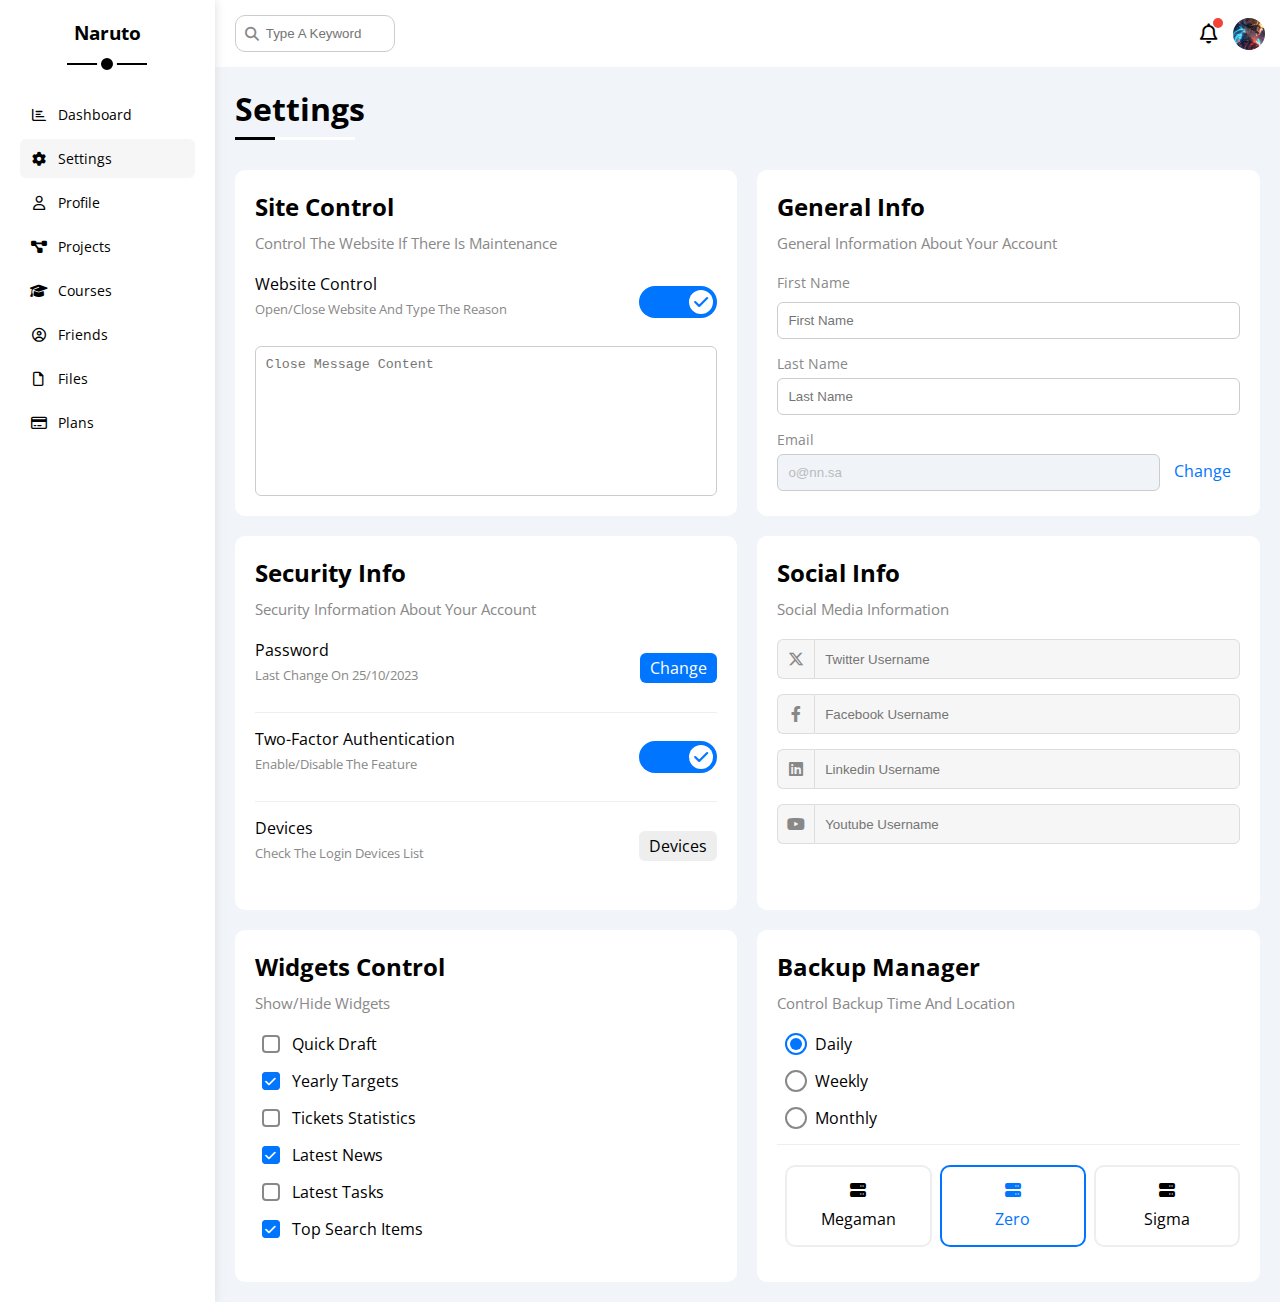
<file: settings.html>
<!DOCTYPE html>
<html lang="en">

<head>
    <meta charset="UTF-8" />
    <meta http-equiv="X-UA-Compatible" content="IE=edge" />
    <meta name="viewport" content="width=device-width, initial-scale=1.0" />
    <title>Settings</title>
    <link rel="stylesheet" href="css/all.min.css" />
    <link rel="stylesheet" href="css/framework.css" />
    <link rel="stylesheet" href="css/master.css" />
    <link rel="preconnect" href="https://fonts.googleapis.com" />
    <link rel="preconnect" href="https://fonts.gstatic.com" crossorigin />
    <link href="https://fonts.googleapis.com/css2?family=Open+Sans:wght@300;500&#038;display=swap" rel="stylesheet" />
</head>

<body>
    <div class="page d-flex">
        <div class="sidebar bg-white p-20 p-relative">
            <h3 class="p-relative txt-c mt-0">Naruto</h3>
            <ul>
                <li>
                    <a class="d-flex align-center fs-14 c-black rad-6 p-10" href="index.html">
                        <i class="fa-regular fa-chart-bar fa-fw"></i>
                        <span>Dashboard</span>
                    </a>
                </li>
                <li>
                    <a class="active d-flex align-center fs-14 c-black rad-6 p-10" href="settings.html">
                        <i class="fa-solid fa-gear fa-fw"></i>
                        <span>Settings</span>
                    </a>
                </li>
                <li>
                    <a class="d-flex align-center fs-14 c-black rad-6 p-10" href="profile.html">
                        <i class="fa-regular fa-user fa-fw"></i>
                        <span>Profile</span>
                    </a>
                </li>
                <li>
                    <a class="d-flex align-center fs-14 c-black rad-6 p-10" href="projects.html">
                        <i class="fa-solid fa-diagram-project fa-fw"></i>
                        <span>Projects</span>
                    </a>
                </li>
                <li>
                    <a class="d-flex align-center fs-14 c-black rad-6 p-10" href="courses.html">
                        <i class="fa-solid fa-graduation-cap fa-fw"></i>
                        <span>Courses</span>
                    </a>
                </li>
                <li>
                    <a class="d-flex align-center fs-14 c-black rad-6 p-10" href="friends.html">
                        <i class="fa-regular fa-circle-user fa-fw"></i>
                        <span>Friends</span>
                    </a>
                </li>
                <li>
                    <a class="d-flex align-center fs-14 c-black rad-6 p-10" href="files.html">
                        <i class="fa-regular fa-file fa-fw"></i>
                        <span>Files</span>
                    </a>
                </li>
                <li>
                    <a class="d-flex align-center fs-14 c-black rad-6 p-10" href="plans.html">
                        <i class="fa-regular fa-credit-card fa-fw"></i>
                        <span>Plans</span>
                    </a>
                </li>
            </ul>
        </div>
        <div class="content w-full">
            <!-- Start Head -->
            <div class="head bg-white p-15 between-flex">
                <div class="search p-relative">
                    <input class="p-10" type="search" placeholder="Type A Keyword" />
                </div>
                <div class="icons d-flex align-center">
                    <span class="notification p-relative">
                        <i class="fa-regular fa-bell fa-lg"></i>
                    </span>
                    <img class="rad-half" decoding="async" src="imgs/naruto.jpg" alt="" />
                </div>
            </div>
            <!-- End Head -->
            <h1 class="p-relative">Settings</h1>
            <div class="settings-page m-20 d-grid gap-20">
                <!-- Start Settings Box -->
                <div class="p-20 bg-white rad-10">
                    <h2 class="mt-0 mb-10">Site Control</h2>
                    <p class="mt-0 mb-20 c-grey fs-15">Control The Website If There Is Maintenance</p>
                    <div class="mb-15 between-flex">
                        <div>
                            <span>Website Control</span>
                            <p class="c-grey mt-5 mb-0 fs-13">Open/Close Website And Type The Reason</p>
                        </div>
                        <div>
                            <label>
                                <input class="toggle-checkbox" type="checkbox" checked />
                                <div class="toggle-switch"></div>
                            </label>
                        </div>
                    </div>
                    <textarea class="close-message p-10 rad-6 d-block w-full"
                        placeholder="Close Message Content"></textarea>
                </div>
                <!-- End Settings Box -->
                <!-- Start Settings Box -->
                <div class="p-20 bg-white rad-10">
                    <h2 class="mt-0 mb-10">General Info</h2>
                    <p class="mt-0 mb-20 c-grey fs-15">General Information About Your Account</p>
                    <div class="mb-15">
                        <label class="fs-14 c-grey d-block mb-10" for="first">First Name</label>
                        <input class="b-none border-ccc p-10 rad-6 d-block w-full" type="text" id="first"
                            placeholder="First Name" />
                    </div>
                    <div class="mb-15">
                        <label class="fs-14 c-grey d-block mb-5" for="last">Last Name</label>
                        <input class="b-none border-ccc p-10 rad-6 d-block w-full" id="last" type="text"
                            placeholder="Last Name" />
                    </div>
                    <div>
                        <label class="fs-14 c-grey d-block mb-5" for="email">Email</label>
                        <input class="email b-none border-ccc p-10 rad-6 w-full mr-10" id="email" type="email"
                            value="o@nn.sa" disabled />
                        <a class="c-blue" href="#">Change</a>
                    </div>
                </div>
                <!-- End Settings Box -->
                <!-- Start Settings Box -->
                <div class="p-20 bg-white rad-10">
                    <h2 class="mt-0 mb-10">Security Info</h2>
                    <p class="mt-0 mb-20 c-grey fs-15">Security Information About Your Account</p>
                    <div class="sec-box mb-15 between-flex">
                        <div>
                            <span>Password</span>
                            <p class="c-grey mt-5 mb-0 fs-13">Last Change On 25/10/2023</p>
                        </div>
                        <a class="button bg-blue c-white btn-shape" href="#">Change</a>
                    </div>
                    <div class="sec-box mb-15 between-flex">
                        <div>
                            <span>Two-Factor Authentication</span>
                            <p class="c-grey mt-5 mb-0 fs-13">Enable/Disable The Feature</p>
                        </div>
                        <label>
                            <input class="toggle-checkbox" type="checkbox" checked />
                            <div class="toggle-switch"></div>
                        </label>
                    </div>
                    <div class="sec-box between-flex">
                        <div>
                            <span>Devices</span>
                            <p class="c-grey mt-5 mb-0 fs-13">Check The Login Devices List</p>
                        </div>
                        <a class="bg-eee c-black btn-shape" href="#">Devices</a>
                    </div>
                </div>
                <!-- End Settings Box -->
                <!-- Start Settings Box -->
                <div class="social-boxes p-20 bg-white rad-10">
                    <h2 class="mt-0 mb-10">Social Info</h2>
                    <p class="mt-0 mb-20 c-grey fs-15">Social Media Information</p>
                    <div class="d-flex align-center mb-15">
                        <i class="fa-brands fa-x-twitter twitter center-flex c-grey"></i>
                        <input class="w-full" type="text" placeholder="Twitter Username" />
                    </div>
                    <div class="d-flex align-center mb-15">
                        <i class="fa-brands fa-facebook-f facebook center-flex c-grey"></i>
                        <input class="w-full" type="text" placeholder="Facebook Username" />
                    </div>
                    <div class="d-flex align-center mb-15">
                        <i class="fa-brands fa-linkedin linkedin center-flex c-grey"></i>
                        <input class="w-full" type="text" placeholder="Linkedin Username" />
                    </div>
                    <div class="d-flex align-center">
                        <i class="fa-brands fa-youtube youtube center-flex c-grey"></i>
                        <input class="w-full" type="text" placeholder="Youtube Username" />
                    </div>
                </div>
                <!-- End Settings Box -->
                <!-- Start Settings Box -->
                <div class="widgets-control p-20 bg-white rad-10">
                    <h2 class="mt-0 mb-10">Widgets Control</h2>
                    <p class="mt-0 mb-20 c-grey fs-15">Show/Hide Widgets</p>
                    <div class="control d-flex align-center mb-15">
                        <input type="checkbox" id="one" />
                        <label for="one">Quick Draft</label>
                    </div>
                    <div class="control d-flex align-center mb-15">
                        <input type="checkbox" id="two" checked />
                        <label for="two">Yearly Targets</label>
                    </div>
                    <div class="control d-flex align-center mb-15">
                        <input type="checkbox" id="three" />
                        <label for="three">Tickets Statistics</label>
                    </div>
                    <div class="control d-flex align-center mb-15">
                        <input type="checkbox" id="four" checked />
                        <label for="four">Latest News</label>
                    </div>
                    <div class="control d-flex align-center mb-15">
                        <input type="checkbox" id="five" />
                        <label for="five">Latest Tasks</label>
                    </div>
                    <div class="control d-flex align-center mb-15">
                        <input type="checkbox" id="six" checked />
                        <label for="six">Top Search Items</label>
                    </div>
                </div>
                <!-- End Settings Box -->
                <!-- Start Settings Box -->
                <div class="backup-control p-20 bg-white rad-10">
                    <h2 class="mt-0 mb-10">Backup Manager</h2>
                    <p class="mt-0 mb-20 c-grey fs-15">Control Backup Time And Location</p>
                    <div class="date d-flex align-center mb-15">
                        <input type="radio" name="time" id="daily" checked />
                        <label for="daily">Daily</label>
                    </div>
                    <div class="date d-flex align-center mb-15">
                        <input type="radio" name="time" id="weekly" />
                        <label for="weekly">Weekly</label>
                    </div>
                    <div class="date d-flex align-center mb-15">
                        <input type="radio" name="time" id="monthly" />
                        <label for="monthly">Monthly</label>
                    </div>
                    <div class="servers d-flex align-center txt-c">
                        <input type="radio" name="servers" id="server-one" />
                        <div class="server mb-15 rad-10 w-full">
                            <label class="d-block m-15" for="server-one">
                                <i class="fa-solid fa-server d-block mb-10"></i>
                                Megaman
                            </label>
                        </div>
                        <input type="radio" name="servers" id="server-two" checked />
                        <div class="server mb-15 rad-10 w-full">
                            <label class="d-block m-15" for="server-two">
                                <i class="fa-solid fa-server d-block mb-10"></i>
                                Zero
                            </label>
                        </div>
                        <input type="radio" name="servers" id="server-three" />
                        <div class="server mb-15 rad-10 w-full">
                            <label class="d-block m-15" for="server-three">
                                <i class="fa-solid fa-server d-block mb-10"></i>
                                Sigma
                            </label>
                        </div>
                    </div>
                </div>
                <!-- End Settings Box -->
            </div>
        </div>
    </div>
</body>

</html>
</file>
<file: css/framework.css>
:root {
    --blue-color: #0075ff;
    --blue-alt-color: #0d69d5;
    --orange-color: #f59e0b;
    --green-color: #22c55e;
    --red-color: #f44336;
    --grey-color: #888;
}

/* Start Box */
.d-flex {
    display: flex;
}

.f-wrap {
    flex-wrap: wrap;
}

.align-center {
    align-items: center;
}

.space-between {
    justify-content: space-between;
}

.d-grid {
    display: grid;
}

.gap-20 {
    gap: 20px;
}

.d-block {
    display: block;
}

@media (max-width: 767px) {
    .block-mobile {
        display: block;
    }

    .hide-mobile {
        display: none;
    }
}

/* End Box */
/* Start Padding + Margin */
.p-10 {
    padding: 10px;
}

.p-15 {
    padding: 15px;
}

.p-20 {
    padding: 20px;
}

.pt-10 {
    padding-top: 10px;
}

.pt-15 {
    padding-top: 15px;
}

.pt-20 {
    padding-top: 20px;
}

.pb-10 {
    padding-bottom: 10px;
}

.pb-15 {
    padding-bottom: 15px;
}

.pb-20 {
    padding-bottom: 20px;
}

.pl-15 {
    padding-left: 15px;
}

.m-0 {
    margin: 0;
}

.m-15 {
    margin: 15px;
}

.m-20 {
    margin: 20px;
}

.mt-0 {
    margin-top: 0;
}

.mt-5 {
    margin-top: 5px;
}

.mt-10 {
    margin-top: 10px;
}

.mt-15 {
    margin-top: 15px;
}

.mt-20 {
    margin-top: 20px;
}

.mt-25 {
    margin-top: 25px;
}

.mr-10 {
    margin-right: 10px;
}

.mr-15 {
    margin-right: 15px;
}

.mb-5 {
    margin-bottom: 5px;
}

.mb-10 {
    margin-bottom: 10px;
}

.mb-15 {
    margin-bottom: 15px;
}

.mb-20 {
    margin-bottom: 20px;
}

.mb-25 {
    margin-bottom: 25px;
}

/* End Padding + Margin */
/* Start Color */
.c-black {
    color: black;
}

.c-white {
    color: white;
}

.c-grey {
    color: var(--grey-color);
}

.c-red {
    color: var(--red-color);
}

.c-green {
    color: var(--green-color);
}

.c-blue {
    color: var(--blue-color);
}

.c-orange {
    color: var(--orange-color);
}

.bg-red {
    background-color: var(--red-color);
}

.bg-green {
    background-color: var(--green-color);
}

.bg-blue {
    background-color: var(--blue-color);
}

.bg-orange {
    background-color: var(--orange-color);
}

.bg-white {
    background-color: white;
}

.bg-eee {
    background-color: #eee;
}

/* End Color */
/* Start Position */
.p-relative {
    position: relative;
}

.p-absolute {
    position: absolute;
}

/* End Position */
/* Start Font */
.txt-c {
    text-align: center;
}

.fs-13 {
    font-size: 13px;
}

.fs-14 {
    font-size: 14px;
}

.fs-15 {
    font-size: 15px;
}

.fs-25 {
    font-size: 25px;
}

.fw-bold {
    font-weight: bold;
}

@media (max-width: 767px) {
    .txt-c-mobile {
        text-align: center;
    }
}

/* End Font */
/* Start Border */
.rad-6 {
    border-radius: 6px;
}

.rad-10 {
    border-radius: 10px;
}

.rad-half {
    border-radius: 50%;
}

.b-none {
    border: none;
}

.border-ccc {
    border: 1px solid #ccc;
}

.border-eee {
    border: 1px solid #eee;
}

/* End Border */
/* Start Width + Height */
.w-full {
    width: 100%;
}

.w-100 {
    width: 100px;
}

.w-fit {
    width: fit-content;
}

.h-full {
    height: 100%;
}

.h-100 {
    height: 100px;
}

/* End Width + Height */
/* Start Components */
.center-flex {
    display: flex;
    align-items: center;
    justify-content: center;
}

.between-flex {
    display: flex;
    align-items: center;
    justify-content: space-between;
}

.btn-shape {
    padding: 4px 10px;
    border-radius: 6px;
}

/* End Components */
</file>
<file: css/master.css>
/* Start Global Rules */
:root {
    --blue-color: #0075ff;
    --blue-alt-color: #0d69d5;
    --orange-color: #f59e0b;
    --green-color: #22c55e;
    --red-color: #f44336;
    --grey-color: #888;
}

* {
    box-sizing: border-box;
}

body {
    font-family: "Open Sans", sans-serif;
    margin: 0;
}

*:focus {
    outline: none;
}

a {
    text-decoration: none;
}

ul {
    list-style: none;
    padding: 0;
}

::-webkit-scrollbar {
    width: 15px;
}

::-webkit-scrollbar-track {
    background-color: white;
}

::-webkit-scrollbar-thumb {
    background-color: var(--blue-color);
}

::-webkit-scrollbar-thumb:hover {
    background-color: var(--blue-alt-color);
}

.page {
    background-color: #f1f5f9;
    min-height: 100vh;
}

/* End Global Rules */
/* Start Sidebar */
.sidebar {
    width: 250px;
    box-shadow: 0 0 10px #ddd;
}

.sidebar>h3 {
    margin-bottom: 50px;
}

.sidebar>h3::before,
.sidebar>h3::after {
    content: "";
    background-color: black;
    transform: translateX(-50%);
    position: absolute;
    left: 50%;
}

.sidebar>h3::before {
    width: 80px;
    height: 2px;
    bottom: -20px;
}

.sidebar>h3::after {
    bottom: -29px;
    width: 12px;
    height: 12px;
    border-radius: 50%;
    border: 4px solid white;
}

.sidebar ul li a {
    transition: 0.3s;
    margin-bottom: 5px;
}

.sidebar ul li a:hover,
.sidebar ul li a.active {
    background-color: #f6f6f6;
}

.sidebar ul li a span {
    font-size: 14px;
    margin-left: 10px;
}

@media (max-width: 767px) {
    .sidebar {
        width: 58px;
        padding: 10px;
    }

    .sidebar>h3 {
        font-size: 13px;
        margin-bottom: 15px;
    }

    .sidebar>h3::before,
    .sidebar>h3::after {
        display: none;
    }

    .sidebar ul li a span {
        display: none;
    }
}

/* End Sidebar */
/* Start Content */
.content {
    overflow: hidden;
}

.head .search::before {
    font-family: var(--fa-style-family-classic);
    content: "\f002";
    font-weight: 900;
    position: absolute;
    left: 15px;
    top: 50%;
    transform: translateY(-50%);
    font-size: 14px;
    color: var(--grey-color);
}

.head .search input {
    border: 1px solid #ccc;
    border-radius: 10px;
    margin-left: 5px;
    padding-left: 30px;
    width: 160px;
    transition: width 0.3s;
}

.head .search input:focus {
    width: 200px;
}

.head .search input:focus::placeholder {
    opacity: 0;
}

.head .icons .notification::before {
    content: "";
    position: absolute;
    width: 10px;
    height: 10px;
    background-color: var(--red-color);
    border-radius: 50%;
    right: -5px;
    top: -5px;
}

.head .icons img {
    width: 32px;
    height: 32px;
    margin-left: 15px;
}

.page h1 {
    margin: 20px 20px 40px;
}

.page h1::before,
.page h1::after {
    content: "";
    height: 3px;
    position: absolute;
    bottom: -10px;
    left: 0;
}

.page h1::before {
    background-color: white;
    width: 120px;
}

.page h1::after {
    background-color: black;
    width: 40px;
}

.wrapper {
    grid-template-columns: repeat(auto-fill, minmax(450px, 1fr));
    margin-left: 20px;
    margin-right: 20px;
    margin-bottom: 20px;
}

@media (max-width: 767px) {
    .wrapper {
        grid-template-columns: minmax(200px, 1fr);
        margin-left: 10px;
        margin-right: 10px;
    }
}

/* End Content */
/* Start Welcome Widget */
.welcome {
    overflow: hidden;
}

.welcome .intro img {
    width: 200px;
    margin-bottom: -10px;
}

.welcome .avatar {
    width: 64px;
    height: 64px;
    border: 2px solid white;
    border-radius: 50%;
    padding: 2px;
    box-shadow: 0 0 5px #ddd;
    margin-left: 20px;
    margin-top: -32px;
}

.welcome .body {
    border-top: 1px solid #eee;
    border-bottom: 1px solid #eee;
}

.welcome .body>div {
    flex: 1;
}

.welcome .visit {
    margin: 0 15px 15px auto;
    transition: 0.3s;
}

.welcome .visit:hover {
    background-color: var(--blue-alt-color);
}

@media (max-width: 767px) {
    .welcome .intro {
        padding-bottom: 30px;
    }

    .welcome .avatar {
        margin-left: 0;
    }

    .welcome .body>div:not(:last-child) {
        margin-bottom: 20px;
    }
}

/* End Welcome Widget */
/* Start Quick Draft Widget */
.quick-draft textarea {
    resize: none;
    min-height: 180px;
}

.quick-draft .save {
    margin-left: auto;
    transition: 0.3;
    cursor: pointer;
}

.quick-draft .save:hover {
    background-color: var(--blue-alt-color);
}

/* End Quick Draft Widget */
/* Start Targets */
.targets .target-row .icon {
    width: 80px;
    height: 80px;
    margin-right: 15px;
}

.targets .details {
    flex: 1;
}

.targets .details .progress {
    height: 4px;
}

.targets .details .progress>span {
    position: absolute;
    left: 0;
    top: 0;
    height: 100%;
}

.targets .details .progress>span span {
    position: absolute;
    bottom: 16px;
    right: -16px;
    color: white;
    padding: 2px 5px;
    border-radius: 6px;
    font-size: 13px;
}

.targets .details .progress>span span::after {
    content: "";
    border-color: transparent;
    border-width: 5px;
    border-style: solid;
    position: absolute;
    bottom: -10px;
    left: 50%;
    transform: translateX(-50%);
}

.targets .details .progress>.blue span::after {
    border-top-color: var(--blue-color);
}

.targets .details .progress>.orange span::after {
    border-top-color: var(--orange-color);
}

.targets .details .progress>.green span::after {
    border-top-color: var(--green-color);
}

.blue .icon,
.blue .progress {
    background-color: rgb(0 117 255 / 20%);
}

.orange .icon,
.orange .progress {
    background-color: rgb(245 158 11 / 20%);
}

.green .icon,
.green .progress {
    background-color: rgb(34 197 94 / 20%);
}

/* End Targets */
/* Start Tickets */
.tickets .box {
    border: 1px solid #ccc;
    width: calc(50% - 10px);
}

@media (max-width: 767px) {
    .tickets .box {
        width: 100%;
    }
}

/* End Tickets */
/* Start Latest News */
.latest-news .news-row:not(:last-of-type) {
    margin-bottom: 20px;
    padding-bottom: 20px;
    border-bottom: 1px solid #eee;
}

.latest-news .news-row img {
    max-width: 100px;
    border-radius: 6px;
    margin-right: 15px;
}

.latest-news .info {
    flex-grow: 1;
}

.latest-news .info h3 {
    margin: 0 0 6px;
    font-size: 16px;
}

@media (max-width: 767px) {
    .latest-news .news-row {
        display: block;
    }

    .latest-news .news-row .label {
        margin: 10px auto;
        width: fit-content;
    }
}

/* End Latest News */
/* Start Tasks */
.tasks .task-row:not(:last-of-type) {
    margin-bottom: 15px;
    padding-bottom: 15px;
    border-bottom: 1px solid #eee;
}

.tasks .info {
    flex-grow: 1;
}

.tasks .done {
    opacity: 0.3;
}

.tasks .done h3,
.tasks .done p {
    text-decoration: line-through;
}

.tasks .delete {
    cursor: pointer;
    transition: 0.3s;
}

.tasks .delete:hover {
    color: var(--red-color);
}

/* End Tasks */
/* Start Latest Uploads */
.latest-uploads ul li:not(:last-child) {
    border-bottom: 1px solid #eee;
}

.latest-uploads ul li img {
    width: 40px;
    height: 40px;
}

/* End Latest Uploads */
/* Start Last Project */
.last-project ul::before {
    content: "";
    position: absolute;
    left: 11px;
    width: 2px;
    height: 100%;
    background-color: var(--blue-color);
}

.last-project ul li::before {
    content: "";
    width: 20px;
    height: 20px;
    display: block;
    border-radius: 50%;
    background-color: white;
    border: 2px solid white;
    outline: 2px solid var(--blue-color);
    margin-right: 15px;
    z-index: 1;
}

.last-project ul li.done::before {
    background-color: var(--blue-color);
}

.last-project ul li.current::before {
    animation: change-color 0.8s infinite alternate;
}

.last-project .launch-icon {
    position: absolute;
    width: 160px;
    right: 0;
    bottom: 0;
    opacity: 0.3;
}

/* End Last Project */
/* Start Reminders */
.reminders ul li .key {
    width: 15px;
    height: 15px;
}

.reminders ul li>.blue {
    border-left: 2px solid var(--blue-color);
}

.reminders ul li>.green {
    border-left: 2px solid var(--green-color);
}

.reminders ul li>.orange {
    border-left: 2px solid var(--orange-color);
}

.reminders ul li>.red {
    border-left: 2px solid var(--red-color);
}

/* End Reminders */
/* Start Latest Post */
.latest-post .avatar {
    width: 48px;
    height: 48px;
}

.latest-post .post-content {
    text-transform: capitalize;
    line-height: 1.8;
    border-top: 1px solid #eee;
    border-bottom: 1px solid #eee;
    min-height: 140px;
}

/* End Latest Post */
/* Start Social Media */
.social-media .box {
    padding-left: 70px;
}

.social-media .box i {
    position: absolute;
    left: 0;
    top: 0;
    width: 52px;
    transition: 0.3s;
}

.social-media .box i:hover {
    transform: rotate(5deg);
}

.social-media .twitter {
    background-color: rgba(0, 0, 0, 55%);
    color: #14171a;
}

.social-media .twitter i,
.social-media .twitter a {
    background-color: #14171a;
}

.social-media .twitter span {
    color: white;
}

.social-media .facebook {
    background-color: rgb(24 119 242 / 20%);
    color: #1da1f2;
}

.social-media .facebook i,
.social-media .facebook a {
    background-color: #1877f2;
}

.social-media .youtube {
    background-color: rgb(255 0 0 / 20%);
    color: #ff0000;
}

.social-media .youtube i,
.social-media .youtube a {
    background-color: #ff0000;
}

.social-media .linkedin {
    background-color: rgb(0 119 181 / 20%);
    color: #0077b5;
}

.social-media .linkedin i,
.social-media .linkedin a {
    background-color: #0077b5;
}

/* End Social Media */
/* Start Projects Table */
.projects .responsive-table {
    overflow-x: auto;
}

.projects table {
    min-width: 1000px;
    border-spacing: 0;
}

.projects thead td {
    background-color: #eee;
    font-weight: bold;
}

.projects table td {
    padding: 15px;
}

.projects tbody td {
    border-bottom: 1px solid #eee;
    border-left: 1px solid #eee;
    transition: 0.3s;
}

.projects table tbody tr td:last-child {
    border-right: 1px solid #eee;
}

.projects tbody tr:hover td {
    background-color: #faf7f7;
}

.projects table img {
    width: 32px;
    height: 32px;
    border-radius: 50%;
    padding: 2px;
    background-color: white;
}

.projects table img:not(:first-child) {
    margin-left: -20px;
}

.projects table .label {
    font-size: 13px;
}

/* End Projects Table */
/* Start Settings */
.settings-page {
    grid-template-columns: repeat(auto-fill, minmax(500px, 1fr));
}

@media (max-width: 767px) {
    .settings-page {
        grid-template-columns: minmax(100px, 1fr);
        margin-left: 10px;
        margin-right: 10px;
        gap: 10px;
    }
}

.settings-page .close-message {
    border: 1px solid #ccc;
    resize: none;
    min-height: 150px;
}

.settings-page .email {
    display: inline-flex;
    width: calc(100% - 80px);
}

.settings-page .sec-box {
    padding-bottom: 15px;
}

.settings-page .sec-box:not(:last-of-type) {
    border-bottom: 1px solid #eee;
}

.settings-page .sec-box .button {
    transition: 0.3s;
}

.settings-page .sec-box .button:hover {
    background-color: var(--blue-alt-color);
}

.settings-page .social-boxes i {
    width: 40px;
    height: 40px;
    background-color: #f6f6f6;
    border: 1px solid #ddd;
    border-right: none;
    border-radius: 6px 0 0 6px;
    transition: 0.3s;
}

.settings-page .social-boxes input {
    height: 40px;
    background-color: #f6f6f6;
    border: 1px solid #ddd;
    padding-left: 10px;
    border-radius: 0 6px 6px 0;
}

.settings-page .social-boxes>div:focus-within .twitter {
    color: white;
    background-color: #14171a;
}

.settings-page .social-boxes>div:focus-within .facebook {
    color: white;
    background-color: #1877f2;
}

.settings-page .social-boxes>div:focus-within .linkedin {
    color: white;
    background-color: #0077b5;
}

.settings-page .social-boxes>div:focus-within i {
    color: white;
    background-color: #ff0000;
}

.widgets-control .control input[type="checkbox"] {
    -webkit-appearance: none;
    appearance: none;
}

.widgets-control .control label {
    padding-left: 30px;
    cursor: pointer;
    position: relative;
}

.widgets-control .control label::before,
.widgets-control .control label::after {
    position: absolute;
    left: 0;
    top: 50%;
    margin-top: -9px;
    border-radius: 4px;
}

.widgets-control .control label::before {
    content: "";
    width: 14px;
    height: 14px;
    border: 2px solid var(--grey-color);
}

.widgets-control .control label:hover::before {
    border-color: var(--blue-alt-color);
}

.widgets-control .control label::after {
    font-family: var(--fa-style-family-classic);
    content: "\f00c";
    font-weight: 900;
    background-color: var(--blue-color);
    color: white;
    font-size: 12px;
    width: 18px;
    height: 18px;
    display: flex;
    justify-content: center;
    align-items: center;
    transform: scale(0) rotate(360deg);
    transition: 0.3s;
}

.widgets-control .control input[type="checkbox"]:checked+label::after {
    transform: scale(1);
}

.backup-control input[type="radio"] {
    -webkit-appearance: none;
    appearance: none;
}

.backup-control .date label {
    padding-left: 30px;
    cursor: pointer;
    position: relative;
}

.backup-control .date label::before {
    content: "";
    position: absolute;
    top: 50%;
    left: 0;
    margin-top: -11px;
    width: 18px;
    height: 18px;
    border: 2px solid var(--grey-color);
    border-radius: 50%;
}

.backup-control .date label::after {
    content: "";
    position: absolute;
    left: 5px;
    top: 5px;
    width: 12px;
    height: 12px;
    background: var(--blue-color);
    border-radius: 50%;
    transition: 0.3s;
    transform: scale(0);
}

.backup-control .date input[type="radio"]:checked+label::before {
    border-color: var(--blue-color);
}

.backup-control .date input[type="radio"]:checked+label::after {
    transform: scale(1);
}

.backup-control .servers {
    border-top: 1px solid #eee;
    padding-top: 20px;
}

@media (max-width: 767px) {
    .backup-control .servers {
        flex-wrap: wrap;
    }
}

.backup-control .servers .server {
    border: 2px solid #eee;
    position: relative;
}

.backup-control .servers .server label {
    cursor: pointer;
}

.backup-control .servers input[type="radio"]:checked+.server {
    border-color: var(--blue-color);
    color: var(--blue-color);
}

.toggle-checkbox {
    -webkit-appearance: none;
    appearance: none;
    display: none;
}

.toggle-switch {
    background-color: #ccc;
    width: 78px;
    height: 32px;
    border-radius: 16px;
    position: relative;
    transition: 0.3s;
    cursor: pointer;
}

.toggle-switch::before {
    font-family: var(--fa-style-family-classic);
    content: "\f00d";
    font-weight: 900;
    background-color: white;
    width: 24px;
    height: 24px;
    position: absolute;
    border-radius: 50%;
    top: 4px;
    left: 4px;
    display: flex;
    justify-content: center;
    align-items: center;
    color: #aaa;
    transition: 0.3s;
}

.toggle-checkbox:checked+.toggle-switch {
    background-color: var(--blue-color);
}

.toggle-checkbox:checked+.toggle-switch::before {
    content: "\f00c";
    left: 50px;
    color: var(--blue-color);
}

.settings-page :disabled {
    cursor: no-drop;
    background-color: #f0f4f8;
    color: #bbb;
}

/* End Settings */
/* Start Profile Page */
@media (max-width: 767px) {
    .profile-page .overview {
        flex-direction: column;
    }
}

.profile-page .avatar-box {
    width: 300px;
}

@media (min-width: 768px) {
    .profile-page .avatar-box {
        border-right: 1px solid #eee;
    }
}

.profile-page .avatar-box>img {
    width: 120px;
    height: 120px;
}

.profile-page .avatar-box .level {
    height: 6px;
    overflow: hidden;
    margin: auto;
    width: 70%;
}

.profile-page .avatar-box .level span {
    position: absolute;
    left: 0;
    top: 0;
    height: 100%;
    background-color: var(--blue-color);
    border-radius: 6px;
}

.profile-page .info-box .box {
    flex-wrap: wrap;
    border-bottom: 1px solid #eee;
    transition: 0.3s;
}

.profile-page .info-box .box:hover {
    background-color: #f9f9f9;
}

.profile-page .info-box .box>div {
    min-width: 250px;
    padding: 10px 0 0;
}

.profile-page .info-box h4 {
    font-weight: normal;
}

.profile-page .info-box .toggle-switch {
    height: 20px;
}

@media (max-width: 767px) {
    .profile-page .info-box .toggle-switch {
        margin: auto;
    }
}

.profile-page .info-box .toggle-switch::before {
    width: 12px;
    height: 12px;
    font-size: 8px;
}

.profile-page .info-box .toggle-checkbox:checked+.toggle-switch::before {
    left: 62px;
}

@media (max-width: 767px) {
    .profile-page .other-data {
        flex-direction: column;
    }
}

.profile-page .skills-card {
    flex-grow: 1;
}

.profile-page .skills-card ul li {
    padding: 15px 0;
}

.profile-page .skills-card ul li:not(:last-child) {
    border-bottom: 1px solid #eee;
}

.profile-page .skills-card ul li span {
    display: inline-flex;
    padding: 4px 10px;
    background-color: #eee;
    border-radius: 6px;
    font-size: 14px;
}

.profile-page .skills-card ul li span:not(:last-child) {
    margin-right: 5px;
}

.profile-page .activities {
    flex-grow: 2;
}

.profile-page .activity:not(:last-of-type) {
    border-bottom: 1px solid #eee;
    padding-bottom: 20px;
    margin-bottom: 20px;
}

.profile-page .activity img {
    width: 64px;
    height: 64px;
    margin-right: 10px;
}

@media (min-width: 768px) {
    .profile-page .activity .date {
        margin-left: auto;
        text-align: right;
    }
}

@media (max-width: 767px) {
    .profile-page .activity {
        flex-direction: column;
    }

    .profile-page .activity img {
        margin-right: 0;
        margin-bottom: 15px;
    }

    .profile-page .activity .date {
        margin-top: 15px;
    }
}

/* End Profile Page */
/* Start Projects Page */
.projects-page {
    grid-template-columns: repeat(auto-fill, minmax(500px, 1fr));
}

@media (max-width: 767px) {
    .projects-page {
        grid-template-columns: minmax(200px, 1fr);
        margin-left: 10px;
        margin-right: 10px;
        gap: 10px;
    }
}

.projects-page .project .date {
    position: absolute;
    right: 10px;
    top: 10px;
}

.projects-page .project h4 {
    font-weight: normal;
}

.projects-page .project .team {
    position: relative;
    min-height: 80px;
}

.projects-page .project .team a {
    position: absolute;
    left: 0;
    bottom: 0;
}

.projects-page .project .team a:nth-child(2) {
    left: 25px;
}

.projects-page .project .team a:nth-child(3) {
    left: 50px;
}

.projects-page .project .team a:nth-child(4) {
    left: 75px;
}

.projects-page .project .team a:nth-child(5) {
    left: 100px;
}

.projects-page .project .team a:hover {
    z-index: 1000;
}

.projects-page .project .team img {
    width: 40px;
    height: 40px;
    border-radius: 50%;
    border: 2px solid white;
}

.projects-page .project .do {
    justify-content: flex-end;
    border-top: 1px solid #eee;
    padding-top: 15px;
    margin-top: 15px;
}

@media (max-width: 767px) {
    .projects-page .project .do {
        flex-direction: column;
    }
}

.projects-page .project .do span {
    padding: 3px 8px;
    margin-left: 5px;
    width: fit-content;
}

@media (max-width: 767px) {
    .projects-page .project .do span:not(:last-child) {
        margin-bottom: 15px;
    }
}

.projects-page .project .info {
    border-top: 1px solid #eee;
    margin-top: 15px;
    padding-top: 15px;
}

@media (max-width: 767px) {
    .projects-page .project .info {
        flex-direction: column;
    }
}

.projects-page .project .prog {
    height: 8px;
    width: 260px;
    position: relative;
    border-radius: 6px;
}

@media (max-width: 767px) {
    .projects-page .project .prog {
        margin-bottom: 15px;
    }
}

.projects-page .project .prog span {
    position: absolute;
    left: 0;
    top: 0;
    height: 100%;
    border-radius: 6px;
}

/* End Projects Page */
/* Start Courses Page */
.courses-page {
    grid-template-columns: repeat(auto-fill, minmax(300px, 1fr));
}

@media (max-width: 767px) {
    .courses-page {
        grid-template-columns: minmax(200px, 1fr);
        margin-left: 10px;
        margin-right: 10px;
        gap: 10px;
    }
}

.courses-page .course {
    overflow: hidden;
}

.courses-page .course .cover {
    max-width: 100%;
}

.courses-page .course .instructor {
    position: absolute;
    width: 64px;
    height: 64px;
    border-radius: 50%;
    top: 20px;
    left: 20px;
    border: 2px solid white;
}

.courses-page .course .description {
    line-height: 1.6;
}

.courses-page .course .info {
    border-top: 1px solid #eee;
    font-size: 13px;
}

.courses-page .course .info .title {
    position: absolute;
    top: -13px;
    left: 50%;
    transform: translateX(-50%);
    font-size: 13px;
}

/* End Courses Page */
/* Start Friends Page */
.friends-page {
    grid-template-columns: repeat(auto-fill, minmax(300px, 1fr));
}

@media (max-width: 767px) {
    .friends-page {
        grid-template-columns: minmax(200px, 1fr);
        margin-left: 10px;
        margin-right: 10px;
        gap: 10px;
    }
}

.friends-page .contact {
    position: absolute;
    left: 10px;
    top: 10px;
}

.friends-page .contact i {
    background-color: #eee;
    padding: 10px;
    border-radius: 50%;
    color: #666;
    font-size: 13px;
    cursor: pointer;
    transition: 0.3s;
}

.friends-page .contact i:hover {
    background-color: var(--blue-color);
    color: white;
}

.friends-page .friend .icons {
    border-top: 1px solid #eee;
    border-bottom: 1px solid #eee;
    margin-top: 15px;
    margin-bottom: 15px;
    padding-top: 15px;
    padding-bottom: 15px;
}

.friends-page .friend .icons i {
    margin-right: 5px;
}

.friends-page .friend .icons .vip {
    position: absolute;
    right: 0;
    top: 50%;
    transform: translateY(-50%);
    font-size: 40px;
    opacity: 0.2;
}

/* End Friends Page */
/* Start Files Page */
.files-page {
    flex-direction: row-reverse;
    align-items: flex-start;
}

@media (max-width: 767px) {
    .files-page {
        flex-direction: column;
        align-items: normal;
    }
}

.files-page .files-stats {
    min-width: 260px;
}

.files-page .files-stats .icon {
    width: 40px;
    height: 40px;
    margin-right: 10px;
}

.files-page .files-stats .size {
    margin-left: auto;
}

.files-page .files-stats .blue {
    background-color: rgb(0 117 255 / 20%);
}

.files-page .files-stats .green {
    background-color: rgb(34 197 94 / 20%);
}

.files-page .files-stats .red {
    background-color: rgb(244 67 54 / 20%);
}

.files-page .files-stats .orange {
    background-color: rgb(245 158 11 / 20%);
}

.files-page .files-stats .upload {
    margin: 15px auto 0;
    padding: 10px 15px;
    transition: 0.3s;
}

.files-page .files-stats .upload:hover {
    background-color: var(--blue-alt-color);
}

.files-page .files-stats .upload:hover i {
    animation: go-up 0.8s infinite;
}

.files-page .files-content {
    flex: 1;
    grid-template-columns: repeat(auto-fill, minmax(200px, 1fr));
}

.files-page .files-content img {
    width: 64px;
    height: 64px;
    transition: 0.3s;
}

.files-page .files-content .file:hover img {
    transform: rotate(5deg);
}

.files-page .files-content .info {
    border-top: 1px solid #eee;
}

/* End Files Page */
/* Start Plans Page */
.plans-page {
    grid-template-columns: repeat(auto-fill, minmax(450px, 1fr));
}

@media (max-width: 767px) {
    .plans-page {
        grid-template-columns: minmax(250px, 1fr);
        margin-left: 10px;
        margin-right: 10px;
        gap: 10px;
    }
}

.plans-page .plan .top {
    border: 3px solid white;
    outline: 3px solid transparent;
}

.plans-page .plan.green .top {
    outline-color: var(--green-color);
}

.plans-page .plan.blue .top {
    outline-color: var(--blue-color);
}

.plans-page .plan.orange .top {
    outline-color: var(--orange-color);
}

.plans-page .plan .price {
    position: relative;
    font-size: 40px;
    width: fit-content;
    margin: auto;
}

.plans-page .plan .price span {
    position: absolute;
    left: -20px;
    top: 0;
    font-size: 25px;
}

.plans-page .plan ul li {
    padding: 15px 0;
    display: flex;
    align-items: center;
    font-size: 15px;
    border-bottom: 1px solid #eee;
}

.plans-page .plan ul li .yes {
    color: var(--green-color);
}

.plans-page .plan ul li i:not(.yes, .help) {
    color: var(--red-color);
}

.plans-page .plan ul li i:first-child {
    font-size: 18px;
    margin-right: 5px;
}

.plans-page .plan ul li .help {
    color: var(--grey-color);
    margin-left: auto;
    cursor: pointer;
}

/* End Plans Page */
/* Start Animation */
@keyframes change-color {
    from {
        background-color: var(--blue-color);
    }

    to {
        background-color: white;
    }
}

@keyframes go-up {

    0%,
    100% {
        transform: translateY(0);
    }

    50% {
        transform: translateY(-5px);
    }
}

/* End Animation */
</file>
